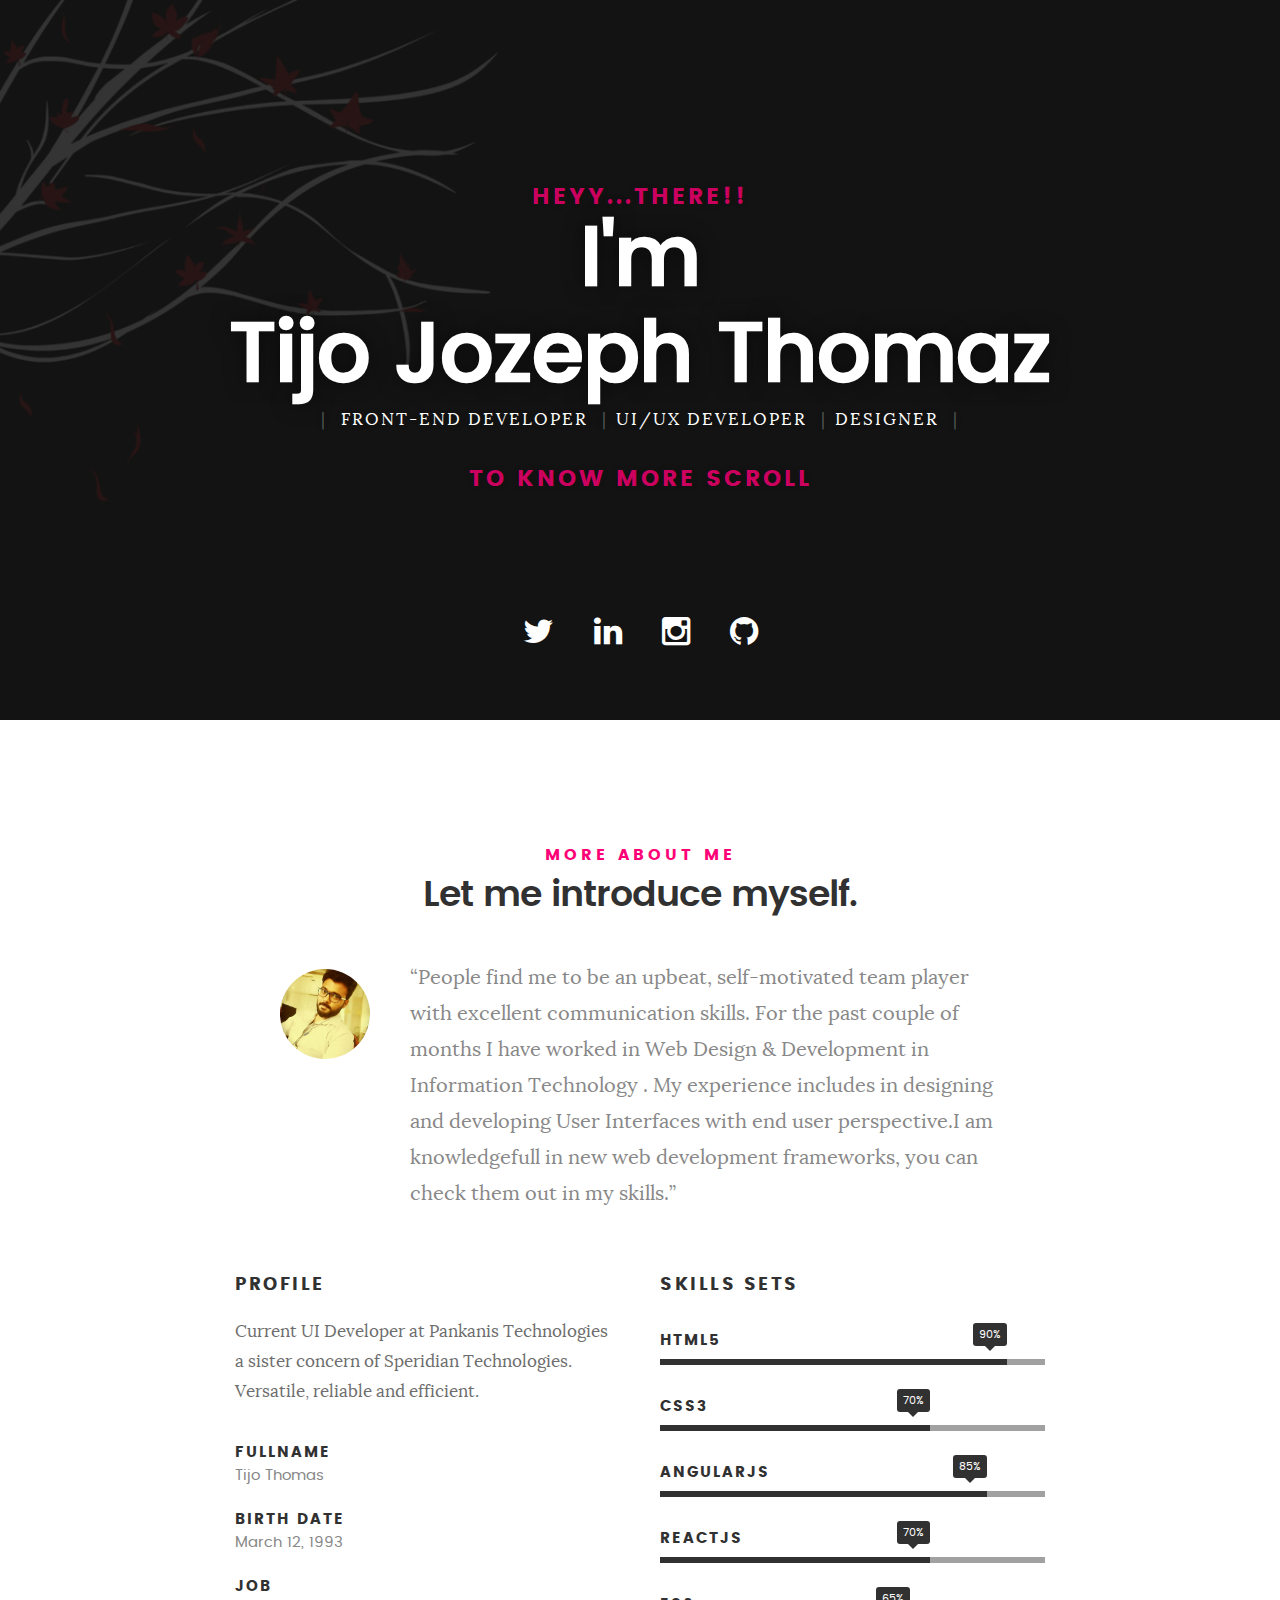
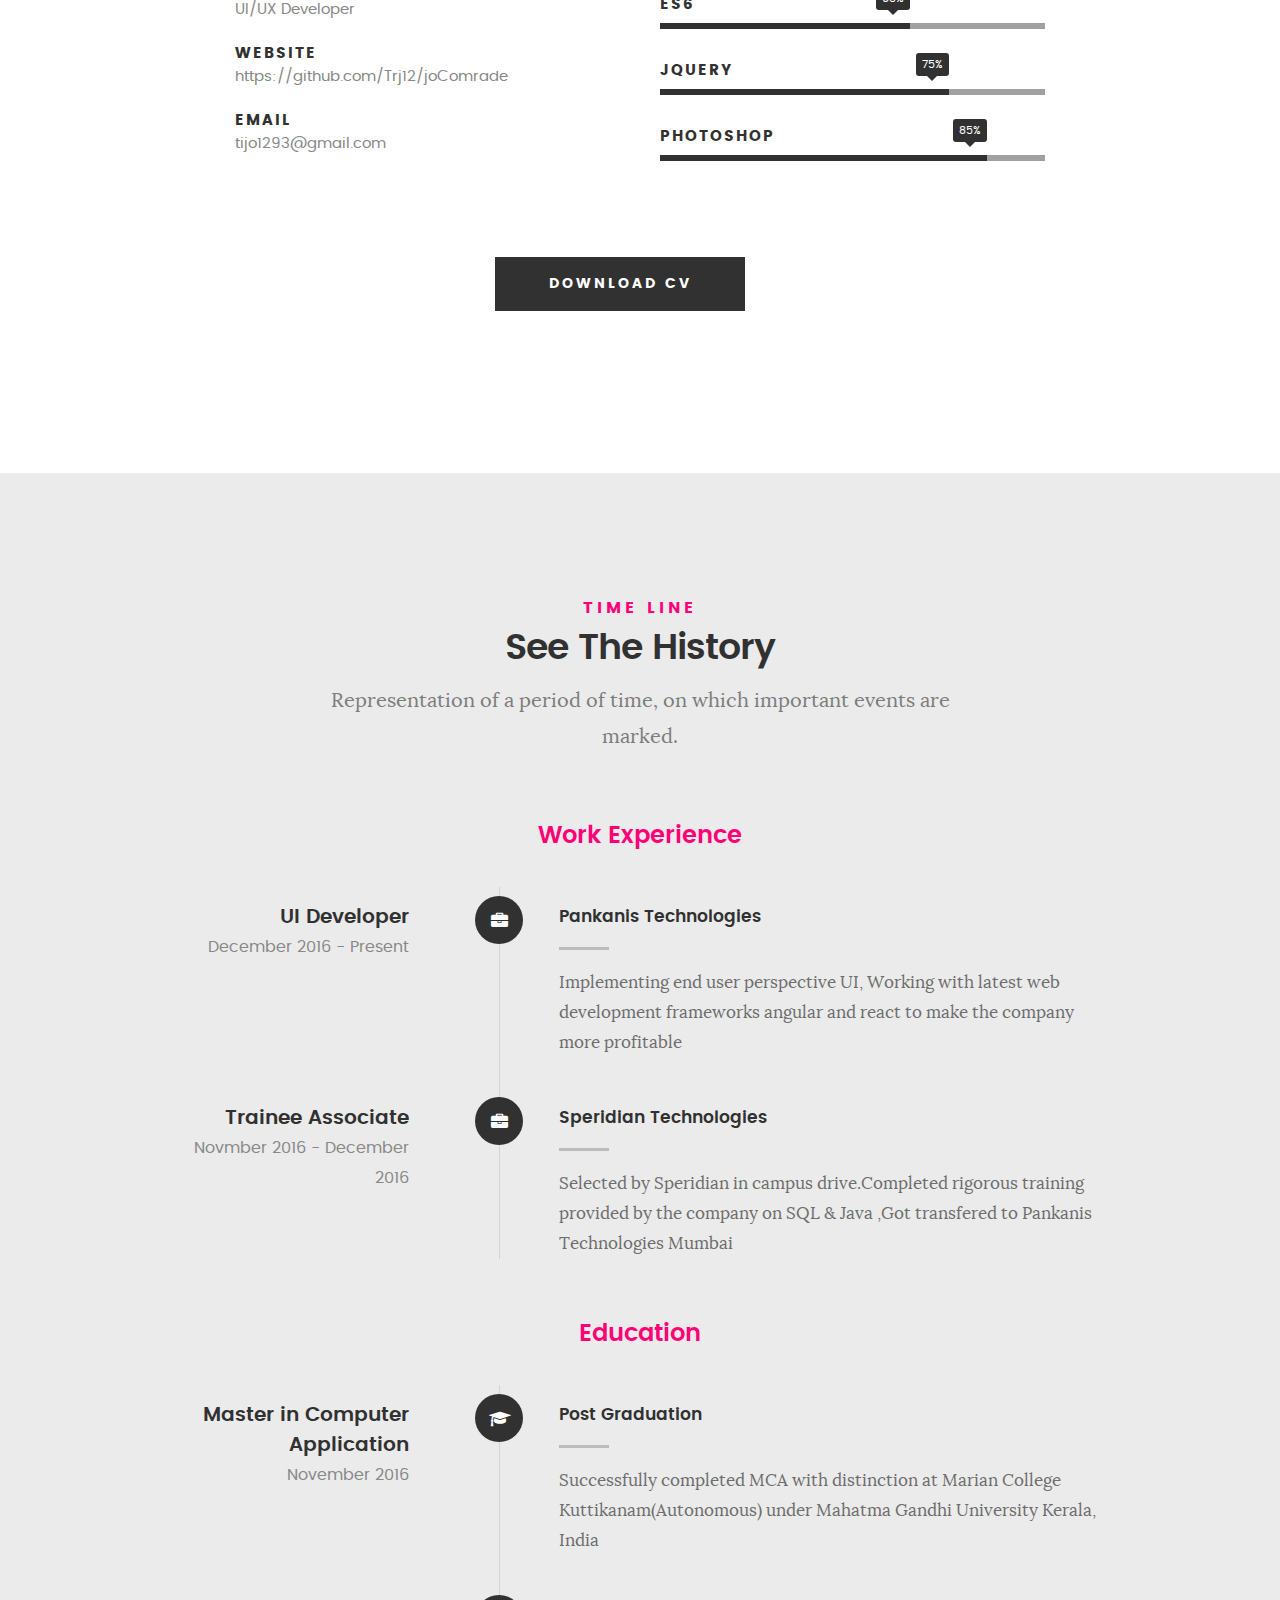
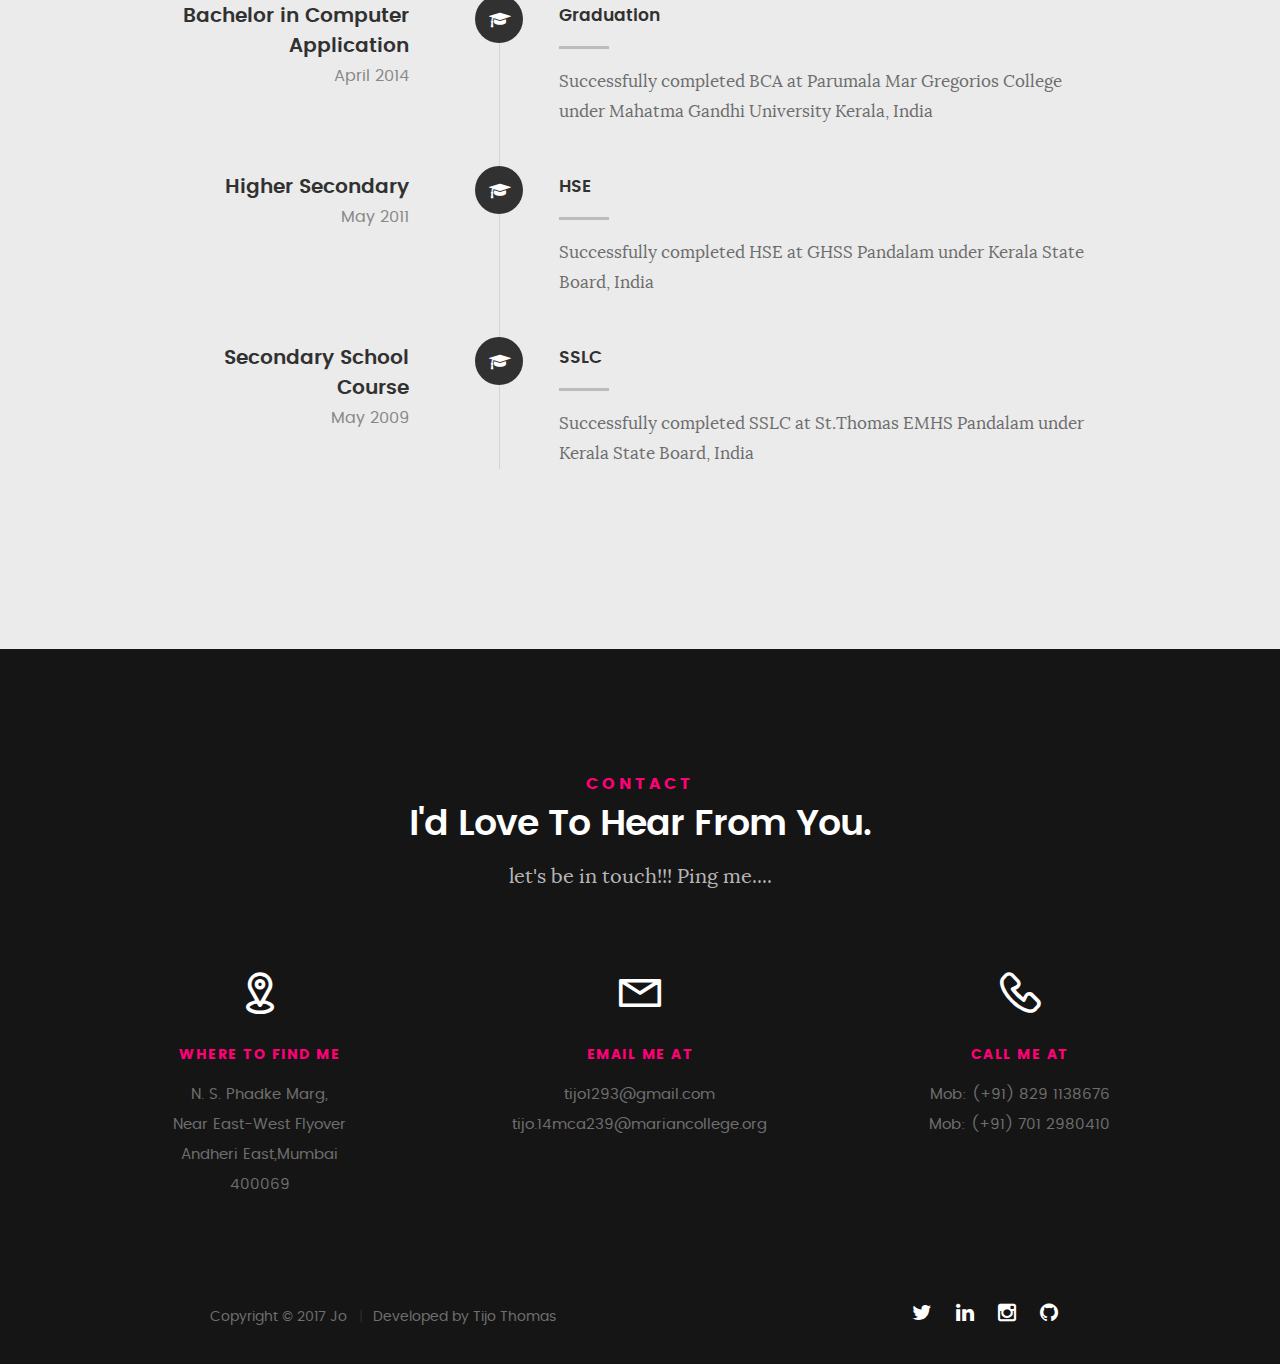
<file: index.html>
<!DOCTYPE html><html lang="en"><head><meta charset="utf-8"><meta name="viewport" content="width=device-width,initial-scale=1,shrink-to-fit=no"><meta name="theme-color" content="#000000"><link rel="manifest" href="/manifest.json"><link rel="shortcut icon" href="/favicon.ico"><link rel="stylesheet" href="/css/base.css"><link rel="stylesheet" href="/css/main.css"><link rel="stylesheet" href="/css/vendor.css"><title>JoComrade</title><link href="/static/css/main.d41d8cd9.css" rel="stylesheet"></head><body><div id="root"></div><script src="js/modernizr.js"></script><script src="js/pace.min.js"></script><script src="js/jquery-2.1.3.min.js"></script><script src="js/plugins.js"></script><script src="js/main.js"></script><script type="text/javascript" src="/static/js/main.dead47c8.js"></script></body></html>
</file>
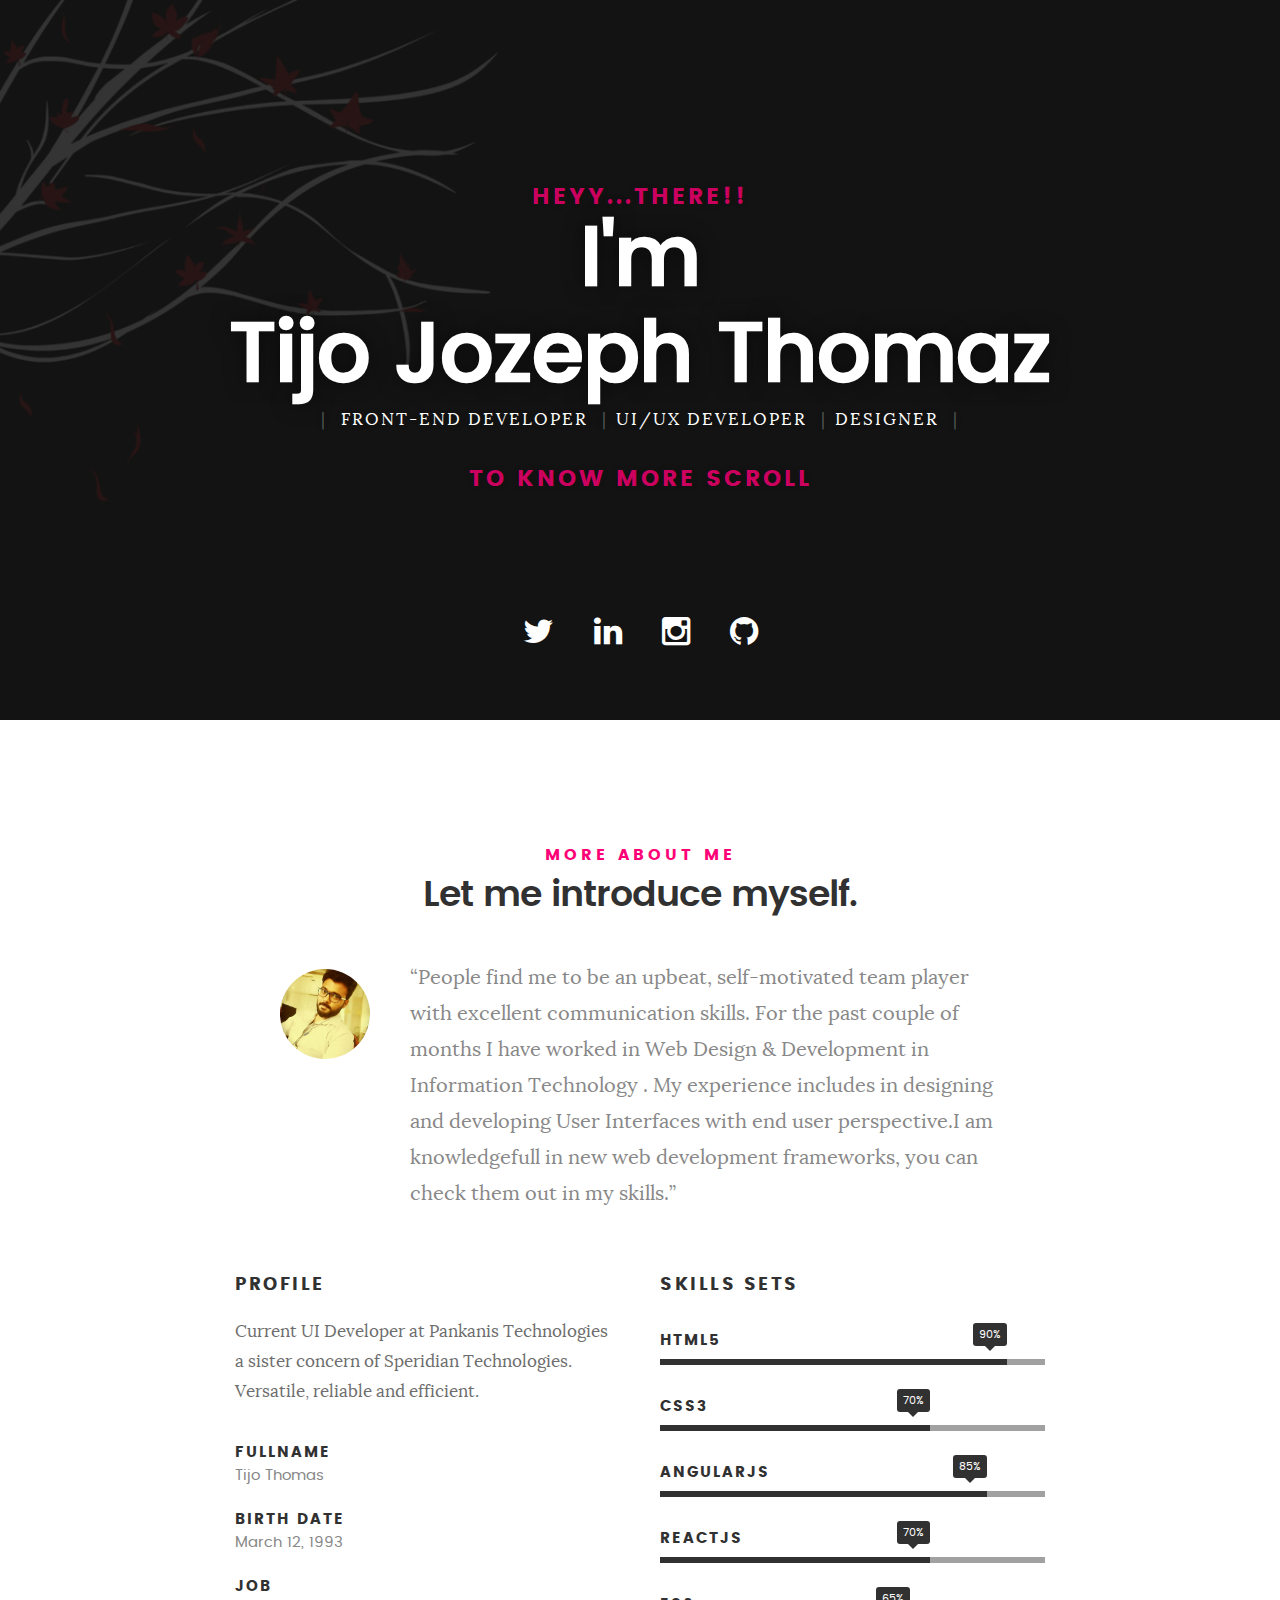
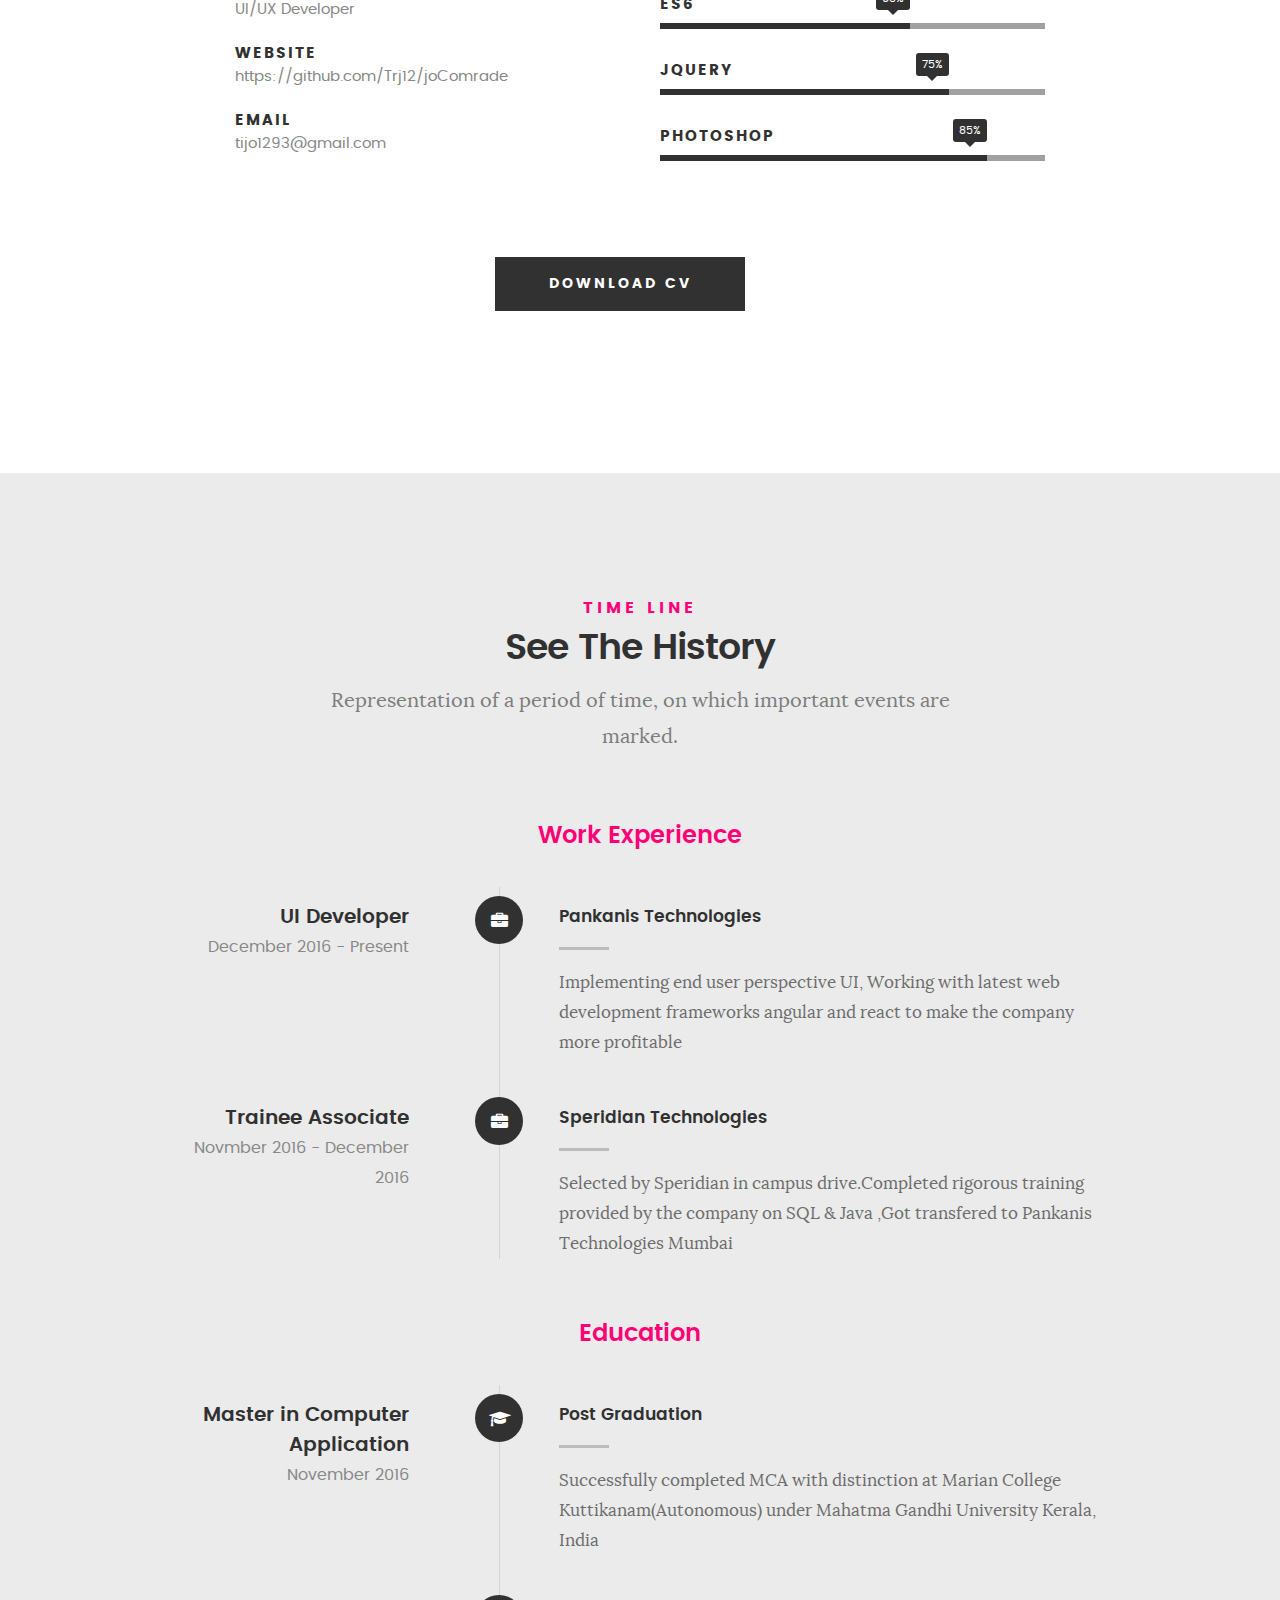
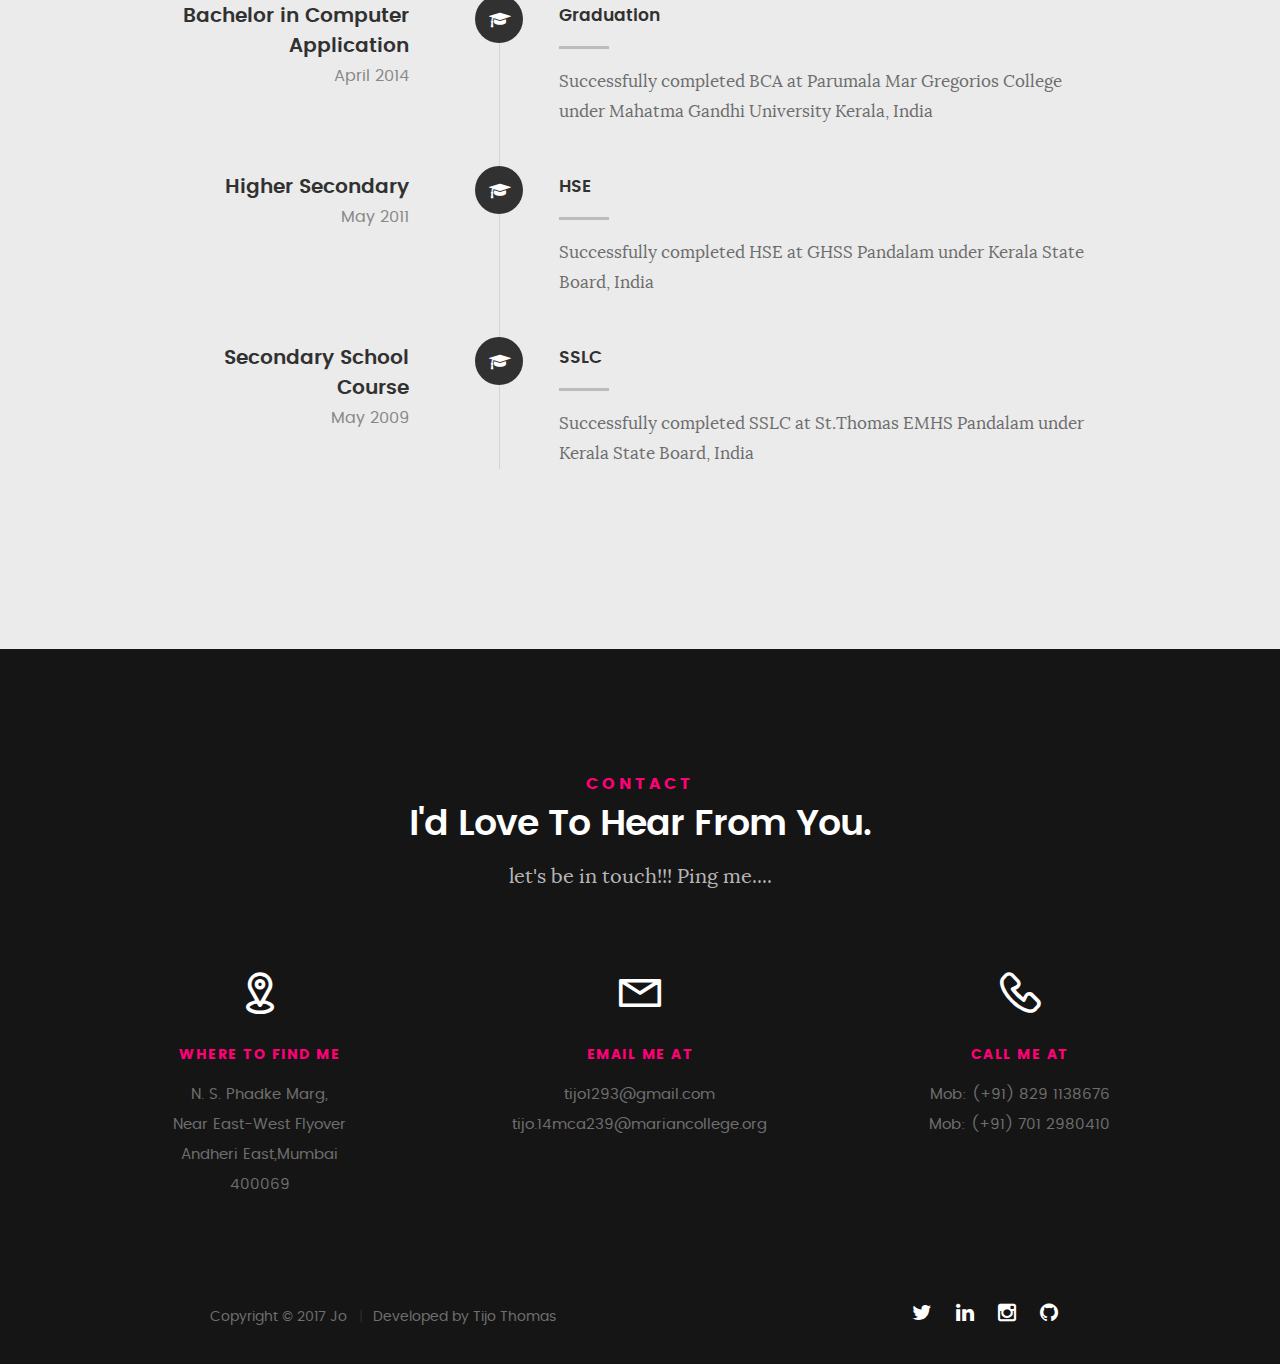
<file: styles.html>
<!DOCTYPE html>
<!--[if IE 8 ]><html class="no-js oldie ie8" lang="en"> <![endif]-->
<!--[if IE 9 ]><html class="no-js oldie ie9" lang="en"> <![endif]-->
<!--[if (gte IE 9)|!(IE)]><!--><html class="no-js" lang="en"> <!--<![endif]-->
<head>

   <!--- basic page needs
   ================================================== -->
   <meta charset="utf-8">
	<title></title>
	<meta name="description" content="">  
	<meta name="author" content="">

   <!-- mobile specific metas
   ================================================== -->
	<meta name="viewport" content="width=device-width, initial-scale=1, maximum-scale=1">

 	<!-- CSS
   ================================================== -->
   <link rel="stylesheet" href="css/base.css">  
   <link rel="stylesheet" href="css/main.css">
   <link rel="stylesheet" href="css/vendor.css">

   <style type="text/css" media="screen">

   	#styles { 
   		background: white;
   		padding-top: 12rem;
   		padding-bottom: 12rem;
   	}
   	#styles .row {
   		max-width: 1024px;
     	}
     	#styles .section-intro {
   		max-width: 800px;
     	}
      	
   </style>       

   <!-- script
   ================================================== -->
	<script src="js/modernizr.js"></script>
	<script src="js/pace.min.js"></script>

   <!-- favicons
	================================================== -->
	<link rel="icon" type="image/png" href="favicon.png">

</head>

<body id="top">

	<!-- header 
   ================================================== -->
   <header>   	
   	<div class="row">

   		<div class="top-bar">
   			<a class="menu-toggle" href="#"><span>Menu</span></a>

	   		<div class="logo">
		         <a href="index.html"></a>
		      </div>		      

		   	<nav id="main-nav-wrap">
					<ul class="main-navigation">
						<li><a href="index.html#intro" title="">Home</a></li>
						<li><a href="index.html#about" title="">About</a></li>
						<li><a href="index.html#resume" title="">Resume</a></li>
						<li><a href="index.html#portfolio" title="">Portfolio</a></li>
						<li><a href="index.html#services" title="">Services</a></li>					
						<li><a class="smoothscroll"  href="#contact" title="">Contact</a></li>	
						<li><a href="styles.html" title="">Style Demo</a></li>				
					</ul>
				</nav>    		
   		</div> <!-- /top-bar --> 
   		
   	</div> <!-- /row --> 		
   </header> <!-- /header -->

	<!-- intro section
   ================================================== -->
   <section id="intro">   

   	<div class="intro-overlay"></div>	

   	<div class="intro-content">
   		<div class="row">

   			<div class="col-twelve">

	   			<h5>Hello, World.</h5>
	   			<h1>I'm Juan Dela Cruz.</h1>

	   			<p class="intro-position">
	   				<span>Front-end Developer</span>
	   				<span>UI/UX Designer</span> 
	   			</p>

	   			<a class="button stroke smoothscroll" href="#about" title="">More About Me</a>

	   		</div>  
   			
   		</div>   		 		
   	</div> <!-- /intro-content --> 

   	<ul class="intro-social">        
         <li><a href="#"><i class="fa fa-facebook"></i></a></li>
         <li><a href="#"><i class="fa fa-behance"></i></a></li>
         <li><a href="#"><i class="fa fa-twitter"></i></a></li>
         <li><a href="#"><i class="fa fa-dribbble"></i></a></li>
         <li><a href="#"><i class="fa fa-instagram"></i></a></li>
      </ul> <!-- /intro-social -->      	

   </section> <!-- /intro -->


   <!-- Style Demo
   ================================================== -->
   <section id="styles">

   	<div class="row section-intro">

   		<div class="col-twelve">

   			<h1>Style Guide.</h1>

   			<p class="lead">Lorem ipsum Officia elit ad tempor dolore est ex incididunt incididunt occaecat culpa deserunt sunt labore in cillum ullamco magna in Excepteur consequat in reprehenderit proident mollit incididunt officia commodo.
   			Duis ea officia sed dolor pariatur enim dolore dolore quis incididunt nulla exercitation commodo veniam et ea incididunt.</p>   			

   		</div>

     	</div> <!-- /row -->

     	<div class="row">

     		<div class="col-six tab-full">

		      <h3>Paragraph and Image</h3>

		      <p><a href="#"><img width="120" height="120" class="pull-left" alt="sample-image" src="images/sample-image.jpg"></a>
		  		Lorem ipsum dolor sit amet, consectetuer adipiscing elit. Donec libero. Suspendisse bibendum.
		  		Cras id urna. Morbi tincidunt, orci ac convallis aliquam, lectus turpis varius lorem, eu
		  		posuere nunc justo tempus leo. Donec mattis, purus nec placerat bibendum, dui pede condimentum
		  		odio, ac blandit ante orci ut diam. Cras fringilla magna. Phasellus suscipit, leo a pharetra
		  		condimentum, lorem tellus eleifend magna, eget fringilla velit magna id neque.
		  		posuere nunc justo tempus leo. </p>

		  		<p>
		  		Lorem ipsum dolor sit amet, consectetuer adipiscing elit. Donec libero. Suspendisse bibendum.
		  		Cras id urna. Morbi tincidunt, orci ac convallis aliquam, lectus turpis varius lorem, eu
		  		posuere nunc justo tempus leo. Donec mattis, purus nec placerat bibendum, dui pede condimentum
		  		odio, ac blandit ante orci ut diam.	
 			   </p>

            <p>A <a href="#">link</a>,
  			   <abbr title="this really isn't a very good description">abbreviation</abbr>,
  			   <strong>strong text</strong>,
            <em>em text</em>,
  			   <del>deleted text</del>, and
            <mark>this is a mark text.</mark>
            <code>.code</code>
          	</p>

         </div>

         <div class="col-six tab-full">

            <h3>Drop Caps</h3>

	         <p class="drop-cap">Far far away, behind the word mountains, far from the countries Vokalia and Consonantia,
	         there live the blind texts. Separated they live in Bookmarksgrove right at the coast of the
	         Semantics, a large language ocean. A small river named Duden flows by their place and supplies it with the necessary regelialia. Morbi tincidunt, orci ac convallis aliquam, lectus turpis varius lorem, eu	posuere nunc justo tempus leo. Donec mattis, purus nec placerat bibendum, dui pede condimentum odio, ac blandit ante orci ut diam. Cras fringilla magna. Phasellus suscipit, leo a pharetra condimentum, lorem tellus eleifend magna, eget fringilla velit magna id neque.
		  		</p>

		      <h3>Small Print</h3>

		      <p>Buy one widget, get one free!
		  		<small>(While supplies last. Offer expires on the vernal equinox. Not valid in Ohio.)</small>
		  		</p>

		   </div>	         

		</div> <!-- /row -->

		<div class="row">

		  	<div class="col-six tab-full">

		      <h3>Pull Quotes</h3>

		      <aside class="pull-quote">
				   <blockquote>
					   <p>It is a paradisematic country, in which roasted parts of
		            sentences fly into your mouth. Even the all-powerful Pointing has no control about the blind
		            texts it is an almost unorthographic life One day however a small line of blind text by the name
		            of Lorem Ipsum decided to leave for the far World of Grammar.</p>
					</blockquote>
				</aside>

		   </div>

		   <div class="col-six tab-full">

		      <h3>Block Quotes</h3>

		      <blockquote cite="http://where-i-got-my-info-from.com">
				   <p>Your work is going to fill a large part of your life, and the only way to be truly satisfied is
		         to do what you believe is great work. And the only way to do great work is to love what you do.
		         If you haven't found it yet, keep looking. Don't settle. As with all matters of the heart, you'll know when you find it.
		         </p>
		
					<cite>
					   <a href="#">Steve Jobs</a>
					</cite>
			   </blockquote>

		      <blockquote>
		         <p>Good design is as little design as possible.</p>
		         <cite>Dieter Rams</cite>
		      </blockquote>

		   </div>

		</div> <!-- /row -->

		<div class="row half-bottom">

		 	<div class="col-six tab-full">

		      <h3>Example Lists</h3>

		      <ol>
				   <li>Here is an example</li>
				   <li>of an ordered list.</li>
				   <li>A parent list item.
				   	<ul>
				   		<li>one</li>
				   		<li>two</li>
				   		<li>three</li>
				   	</ul>
				   </li>
				   <li>A list item.</li>
			   </ol>

		      <ul class="disc">
				   <li>Here is an example</li>
				   <li>of an unordered list.</li>
			   </ul>	

			   <h3>Definition Lists</h3>	            

		      <h5>a) Multi-line Definitions (default)</h5>

		      <dl>
				   <dt><strong>This is a term</strong></dt>
				      <dd>this is the definition of that term, which both live in a <code>dl</code>.</dd>
				   <dt><strong>Another Term</strong></dt>
				      <dd>And it gets a definition too, which is this line</dd>
				      <dd>This is a 2<sup>nd</sup> definition for a single term. A <code>dt</code> may be followed by multiple <code>dd</code>s.</dd>
			   </dl>

		   </div>

		   <div class="col-six tab-full">		                  

		      <h3>Headers</h3>

		      <h1>H1 Heading</h1>
		      <h2>H2 Heading</h2>
		      <h3>H3 Heading</h3>
		      <h4>H4 Heading</h4>
		      <h5>H5 Heading</h5>
		      <h6>H6 Heading</h6>

		      <h3>Buttons</h3>

		    	<p>
		     		<a class="button button-primary full-width" href="#">Primary Button</a>
		     		<a class="button full-width" href="#">Default Button</a>
		     		<a class="button stroke full-width" href="#">Stroke Button</a>
		     	</p>

		   </div>

		</div> <!-- /row -->

		<div class="row">

		   <div class="col-twelve">

		    	<h3>Stats Tabs</h3>

		      <ul class="stats-tabs">
				   <li><a href="#">1,234 <em>Sasuke</em></a></li>
				   <li><a href="#">567 <em>Hinata</em></a></li>
				   <li><a href="#">23,456 <em>Naruto</em></a></li>
				   <li><a href="#">3,456 <em>Kiba</em></a></li>
				   <li><a href="#">456 <em>Shikamaru</em></a></li>
				   <li><a href="#">26 <em>Sakura</em></a></li>
				</ul>	      		

		   </div>	      	

		</div> <!-- /row -->

		<div class="row half-bottom">

      	<div class="col-six tab-full">

      		<h3>Responsive Image</h3>

      		<p><img src="images/portfolio/modals/m-lighthouse.jpg"></p>

      	</div>

      	<div class="col-six tab-full">

      		<h3>Responsive video</h3>

      		<div class="fluid-video-wrapper">
                  <iframe src="http://player.vimeo.com/video/14592941?title=0&amp;byline=0&amp;portrait=0&amp;color=F64B39" width="500" height="281" frameborder="0" webkitallowfullscreen mozallowfullscreen allowfullscreen></iframe> 
            </div>

      	</div>
      	
      </div> <!-- /row -->

      <div class="row add-bottom">

      	<div class="col-twelve">

      		<h3>Tables</h3>
      		<p>Be sure to use properly formed table markup with <code>&lt;thead&gt;</code> and <code>&lt;tbody&gt;</code> when building a <code>table</code>.</p>

      		<div class="table-responsive">

      			<table>
					  <thead>
					    <tr>
					      <th>Name</th>
					      <th>Age</th>
					      <th>Sex</th>
					      <th>Location</th>					    
					    </tr>
					  </thead>
					  <tbody>
					    <tr>
					      <td>Naruto Uzumaki</td>
					      <td>16</td>
					      <td>Male</td>
					      <td>Konoha</td>					    
					    </tr>
					    <tr>
					      <td>Sakura Haruno</td>
					      <td>16</td>
					      <td>Female</td>
					      <td>Konoha</td>			    
					    </tr>
					  </tbody>
					</table>

      		</div>     		

      	</div>
      	
      </div> <!--row -->

      <div class="row">

		   <div class="col-six tab-full">

		      <h3>Form Styles</h3>

		         <form>
			        	<div>
			         	<label for="sampleInput">Your email</label>
			         	<input class="full-width" type="email" placeholder="test@mailbox.com" id="sampleInput">
			         </div>
			         <div>
			         	<label for="sampleRecipientInput">Reason for contacting</label>
			         	<div class="ss-custom-select">
			         		<select class="full-width" id="sampleRecipientInput">
				           		<option value="Option 1">Questions</option>
				           		<option value="Option 2">Report</option>
				           		<option value="Option 3">Others</option>
				         	</select>
			         	</div>			         	
			         </div>
			       
			       	<label for="exampleMessage">Message</label>
			       	<textarea class="full-width" placeholder="Your message" id="exampleMessage"></textarea>

			        	<label class="add-bottom">
			           	<input type="checkbox">			            
			           	<span class="label-text">Send a copy to yourself</span>
			        	</label>
			       
			        	<input class="button-primary" type="submit" value="Submit">

			      </form>	            

		      </div>

		      <div class="col-six tab-full">

		      		<h3>Skill Bars</h3>

		      		<ul class="skill-bars">
						   <li>
						   	<div class="progress percent90"><span>90%</span></div>
						   	<strong>HTML5</strong>
						   </li>
						   <li>
						   	<div class="progress percent85"><span>85%</span></div>
						   	<strong>CSS3</strong>
						   </li>
						   <li>
						   	<div class="progress percent70"><span>70%</span></div>
						   	<strong>JQuery</strong>
						   </li>
						   <li>
						   	<div class="progress percent95"><span>95%</span></div>
						   	<strong>PHP</strong>
						   </li>
						   <li>

						   	<div class="progress percent75"><span>75%</span></div>
						   	<strong>Wordpress</strong>
						   </li>
		      
						</ul> <!-- /skill-bars -->

			        
			        <h3>Alert Boxes</h3> 
			        
			        <div class="alert-box ss-error hideit">
				        <p>Error Message. Your Message Goes Here.</p>
				        <i class="fa fa-times close"></i>
			        </div><!-- /error -->
			        
			        <div class="alert-box ss-success hideit">
				        <p>Success Message. Your Message Goes Here.</p>
				        <i class="fa fa-times close"></i>
			        </div><!-- /success -->
			        
			        <div class="alert-box ss-info hideit">
				         <p>Info Message. Your Message Goes Here.</p>
				        <i class="fa fa-times close"></i>
			        </div><!-- /info -->
			        
			        <div class="alert-box ss-notice hideit">
				        <p>Notice Message. Your Message Goes Here.</p>
				        <i class="fa fa-times close"></i>
			        </div><!-- /notice -->
			        
			  </div>	         

		</div> <!-- /row -->
		   	
   </section> <!--styles -->	

	
   <!-- contact
   ================================================== -->
	<section id="contact">

		<div class="row section-intro">
   		<div class="col-twelve">

   			<h5>Contact</h5>
   			<h1>I'd Love To Hear From You.</h1>

   			<p class="lead">Lorem ipsum Do commodo in proident enim in dolor cupidatat adipisicing dolore officia nisi aliqua incididunt Ut veniam lorem ipsum Consectetur ut in in eu do.</p>

   		</div> 
   	</div> <!-- /section-intro -->

   	<div class="row contact-form">

   		<div class="col-twelve">

            <!-- form -->
            <form name="contactForm" id="contactForm" method="post" action="">
      			<fieldset>

                  <div class="form-field">
 						   <input name="contactName" type="text" id="contactName" placeholder="Name" value="" minlength="2" required="">
                  </div>
                  <div class="form-field">
	      			   <input name="contactEmail" type="email" id="contactEmail" placeholder="Email" value="" required="">
	               </div>
                  <div class="form-field">
	     				   <input name="contactSubject" type="text" id="contactSubject" placeholder="Subject" value="">
	               </div>                       
                  <div class="form-field">
	                 	<textarea name="contactMessage" id="contactMessage" placeholder="message" rows="10" cols="50" required=""></textarea>
	               </div>                      
                 <div class="form-field">
                     <button class="submitform">Submit</button>
                     <div id="submit-loader">
                        <div class="text-loader">Sending...</div>                             
       				      <div class="s-loader">
								  	<div class="bounce1"></div>
								  	<div class="bounce2"></div>
								  	<div class="bounce3"></div>
								</div>
							</div>
                  </div>

      			</fieldset>
      		</form> <!-- Form End -->

            <!-- contact-warning -->
            <div id="message-warning"></div>            
            <!-- contact-success -->
      		<div id="message-success">
               <i class="fa fa-check"></i>Your message was sent, thank you!<br>
      		</div>

         </div> <!-- /col-twelve -->
   		
   	</div> <!-- /contact-form -->

   	<div class="row contact-info">

   		<div class="col-four tab-full">

   			<div class="icon">
   				<i class="icon-pin"></i>
   			</div>

   			<h5>Where to find me</h5>

   			<p>
            1600 Amphitheatre Parkway<br>
            Mountain View, CA<br>
            94043 US
            </p>

   		</div>

   		<div class="col-four tab-full collapse">

   			<div class="icon">
   				<i class="icon-mail"></i>
   			</div>

   			<h5>Email Me At</h5>

   			<p>someone@kardswebsite.com<br>
			   	info@kardswebsite.com			     
			   </p>

   		</div>

   		<div class="col-four tab-full">

   			<div class="icon">
   				<i class="icon-phone"></i>
   			</div>

   			<h5>Call Me At</h5>

   			<p>Phone: (+63) 555 1212<br>
			   	Mobile: (+63) 555 0100<br>
			     	Fax: (+63) 555 0101
			   </p>

   		</div>
   		
   	</div> <!-- /contact-info -->
		
	</section> <!-- /contact -->


   <!-- footer
   ================================================== -->

   <footer>
     	<div class="row">

     		<div class="col-six tab-full pull-right social">

     			<ul class="footer-social">        
			      <li><a href="#"><i class="fa fa-facebook"></i></a></li>
			      <li><a href="#"><i class="fa fa-behance"></i></a></li>
			      <li><a href="#"><i class="fa fa-twitter"></i></a></li>
			      <li><a href="#"><i class="fa fa-dribbble"></i></a></li>
			      <li><a href="#"><i class="fa fa-instagram"></i></a></li>
			   </ul> 
	      		
	      </div>

      	<div class="col-six tab-full">
	      	<div class="copyright">
		        	<span>© Copyright Kards 2016.</span> 
		        	<span>Design by <a href="http://www.styleshout.com/">styleshout</a></span>	         	
		         </div>		                  
	      	</div>

	      	<div id="go-top">
		         <a class="smoothscroll" title="Back to Top" href="#top"><i class="fa fa-long-arrow-up"></i></a>
		      </div>

      	</div> <!-- /row -->     	
   </footer>    

   <div id="preloader"> 
    	<div id="loader"></div>
   </div> 

   <!-- Java Script
   ================================================== --> 
   <script src="js/jquery-2.1.3.min.js"></script>
   <script src="js/plugins.js"></script>
   <script src="js/main.js"></script>

</body>

</html>
</file>
<file: css/base.css>
/**
 * =================================================================== 
 *
 *  Kards v1.0 Base Stylesheet
 *  url: styleshout.com
 *  03-01-2016
 *  ------------------------------------------------------------------
 *  TOC:
 *  01. reset
 *  02. basic/base setup styles
 *  03. grid
 *  04. MISC
 *
 * =================================================================== 
 */

/** 
 * ===================================================================
 * 01. reset - normalize.css v3.0.2 | MIT License | git.io/normalize
 *
 * ------------------------------------------------------------------- 
 */
html {
	font-family: sans-serif;
	-ms-text-size-adjust: 100%;
	-webkit-text-size-adjust: 100%;
}

body {
	margin: 0;
}

article,
aside,
details,
figcaption,
figure,
footer,
header,
hgroup,
main,
menu,
nav,
section,
summary {
	display: block;
}

audio,
canvas,
progress,
video {
	display: inline-block;
	vertical-align: baseline;
}

audio:not([controls]) {
	display: none;
	height: 0;
}

[hidden],
template {
	display: none;
}

a {
	background: transparent;
}

a:active,
a:hover {
	outline: 0;
}

abbr[title] {
	border-bottom: 1px dotted;
}

b,
strong {
	font-weight: bold;
}

dfn {
	font-style: italic;
}

h1 {
	font-size: 2em;
	margin: 0.67em 0;
}

mark {
	background: #ff0;
	color: #000;
}

small {
	font-size: 80%;
}

sub,
sup {
	font-size: 75%;
	line-height: 0;
	position: relative;
	vertical-align: baseline;
}

sup {
	top: -0.5em;
}

sub {
	bottom: -0.25em;
}

img {
	border: 0;
}

svg:not(:root) {
	overflow: hidden;
}

figure {
	margin: 1em 40px;
}

hr {
	-moz-box-sizing: content-box;
	box-sizing: content-box;
	height: 0;
}

pre {
	overflow: auto;
}

code,
kbd,
pre,
samp {
	font-family: monospace, monospace;
	font-size: 1em;
}

button,
input,
optgroup,
select,
textarea {
	color: inherit;
	font: inherit;
	margin: 0;
}

button {
	overflow: visible;
}

button,
select {
	text-transform: none;
}

button,
html input[type="button"],
input[type="reset"],
input[type="submit"] {
	-webkit-appearance: button;
	cursor: pointer;
}

button[disabled],
html input[disabled] {
	cursor: default;
}

button::-moz-focus-inner,
input::-moz-focus-inner {
	border: 0;
	padding: 0;
}

input {
	line-height: normal;
}

input[type="checkbox"],
input[type="radio"] {
	box-sizing: border-box;
	padding: 0;
}

input[type="number"]::-webkit-inner-spin-button,
input[type="number"]::-webkit-outer-spin-button {
	height: auto;
}

input[type="search"] {
	-webkit-appearance: textfield;
	-moz-box-sizing: content-box;
	-webkit-box-sizing: content-box;
	box-sizing: content-box;
}

input[type="search"]::-webkit-search-cancel-button,
input[type="search"]::-webkit-search-decoration {
	-webkit-appearance: none;
}

fieldset {
	border: 1px solid #c0c0c0;
	margin: 0 2px;
	padding: 0.35em 0.625em 0.75em;
}

legend {
	border: 0;
	padding: 0;
}

textarea {
	overflow: auto;
}

optgroup {
	font-weight: bold;
}

table {
	border-collapse: collapse;
	border-spacing: 0;
}

td,
th {
	padding: 0;
}

/** 
 * ===================================================================
 * 02. basic/base setup styles - (_basic.scss)
 *
 * ------------------------------------------------------------------- 
 */
html {
	font-size: 62.5%;
	box-sizing: border-box;
}

*,
*::before,
*::after {
	box-sizing: inherit;
}

body {
	font-weight: normal;
	line-height: 1;
	text-rendering: optimizeLegibility;
	word-wrap: break-word;
	-webkit-overflow-scrolling: touch;
	-webkit-text-size-adjust: none;
}

body,
input,
button {
	-moz-osx-font-smoothing: grayscale;
	-webkit-font-smoothing: antialiased;
}

/**
 * Media - (_basic.scss)
 * ------------------------------------------------------------------- 
 */
img,
video {
	max-width: 100%;
	height: auto;
}

/**
 * Typography resets - (_basic.scss)
 * ------------------------------------------------------------------- 
 */
div,
dl,
dt,
dd,
ul,
ol,
li,
h1,
h2,
h3,
h4,
h5,
h6,
pre,
form,
p,
blockquote,
th,
td {
	margin: 0;
	padding: 0;
}

h1,
h2,
h3,
h4,
h5,
h6 {
	-webkit-font-variant-ligatures: common-ligatures;
	-moz-font-variant-ligatures: common-ligatures;
	font-variant-ligatures: common-ligatures;
	text-rendering: optimizeLegibility;
}

em,
i {
	font-style: italic;
	line-height: inherit;
}

strong,
b {
	font-weight: bold;
	line-height: inherit;
}

small {
	font-size: 60%;
	line-height: inherit;
}

ol,
ul {
	list-style: none;
}

li {
	display: block;
}

/**
 * links - (_basic.scss)
 * ------------------------------------------------------------------- 
 */
a {
	text-decoration: none;
	line-height: inherit;
}

a img {
	border: none;
}

/**
 * inputs - (_basic.scss)
 * ------------------------------------------------------------------- 
 */
fieldset {
	margin: 0;
	padding: 0;
}

input[type="email"],
input[type="number"],
input[type="search"],
input[type="text"],
input[type="tel"],
input[type="url"],
input[type="password"],
textarea {
	-webkit-appearance: none;
	-moz-appearance: none;
	-ms-appearance: none;
	-o-appearance: none;
	appearance: none;
}

/** 
 * ===================================================================
 * 03. grid - (_grid.scss)
 *
 * ------------------------------------------------------------------- 
 */
.row {
	width: 94%;
	max-width: 1140px;
	margin: 0 auto;
}

.row:before,
.row:after {
	content: "";
	display: table;
}

.row:after {
	clear: both;
}

.row .row {
	width: auto;
	max-width: none;
	margin-left: -20px;
	margin-right: -20px;
}

[class*="col-"],
.bgrid {
	float: left;
}

[class*="col-"] + [class*="col-"].end {
	float: right;
}

[class*="col-"] {
	padding: 0 20px;
}

.col-one {
	width: 8.33333%;
}

.col-two,
.col-1-6 {
	width: 16.66667%;
}

.col-three,
.col-1-4 {
	width: 25%;
}

.col-four,
.col-1-3 {
	width: 33.33333%;
}

.col-five {
	width: 41.66667%;
}

.col-six,
.col-1-2 {
	width: 50%;
}

.col-seven {
	width: 58.33333%;
}

.col-eight,
.col-2-3 {
	width: 66.66667%;
}

.col-nine,
.col-3-4 {
	width: 75%;
}

.col-ten,
.col-5-6 {
	width: 83.33333%;
}

.col-eleven {
	width: 91.66667%;
}

.col-twelve,
.col-full {
	width: 100%;
}

/**
 * small screens - (_grid.scss)
 * --------------------------------------------------------------- 
 */
@media screen and (max-width:1024px) {
	.row .row {
		margin-left: -18px;
		margin-right: -18px;
	}

	[class*="col-"] {
		padding: 0 18px;
	}

}

/**
 * tablets - (_grid.scss)
 * --------------------------------------------------------------- 
 */
@media screen and (max-width:768px) {
	.row {
		width: auto;
		padding-left: 30px;
		padding-right: 30px;
	}

	.row .row {
		padding-left: 0;
		padding-right: 0;
		margin-left: -15px;
		margin-right: -15px;
	}

	[class*="col-"] {
		padding: 0 15px;
	}

	.tab-1-4 {
		width: 25%;
	}

	.tab-1-3 {
		width: 33.33333%;
	}

	.tab-1-2 {
		width: 50%;
	}

	.tab-2-3 {
		width: 66.66667%;
	}

	.tab-3-4 {
		width: 75%;
	}

	.tab-full {
		width: 100%;
	}

}

/**
 * large mobile devices - (_grid.scss)
 * --------------------------------------------------------------- 
 */
@media screen and (max-width:600px) {
	.row {
		padding-left: 25px;
		padding-right: 25px;
	}

	.row .row {
		margin-left: -10px;
		margin-right: -10px;
	}

	[class*="col-"] {
		padding: 0 10px;
	}

	.mob-1-4 {
		width: 25%;
	}

	.mob-1-2 {
		width: 50%;
	}

	.mob-3-4 {
		width: 75%;
	}

	.mob-full {
		width: 100%;
	}

}

/**
 * small mobile devices - (_grid.scss)
 * --------------------------------------------------------------- 
 */
@media screen and (max-width:400px) {
	.row .row {
		padding-left: 0;
		padding-right: 0;
		margin-left: 0;
		margin-right: 0;
	}

	[class*="col-"] {
		width: 100% !important;
		float: none !important;
		clear: both !important;
		margin-left: 0;
		margin-right: 0;
		padding: 0;
	}

	[class*="col-"] + [class*="col-"].end {
		float: none;
	}

}

/** 
 * ===================================================================
 * block grids - (_grid.scss)
 *
 * ------------------------------------------------------------------- 
 */
[class*="block-"]:before,
[class*="block-"]:after {
	content: "";
	display: table;
}

[class*="block-"]:after {
	clear: both;
}

.block-1-6 .bgrid {
	width: 16.66667%;
}

.block-1-4 .bgrid {
	width: 25%;
}

.block-1-3 .bgrid {
	width: 33.33333%;
}

.block-1-2 .bgrid {
	width: 50%;
}

/**
 * Clearing for block grid columns. Allow columns with 
 * different heights to align properly.
 */
.block-1-6 .bgrid:nth-child(6n+1),
.block-1-4 .bgrid:nth-child(4n+1),
.block-1-3 .bgrid:nth-child(3n+1),
.block-1-2 .bgrid:nth-child(2n+1) {
	clear: both;
}

/**
 * small screens - (_grid.scss)
 * --------------------------------------------------------------- 
 */
@media screen and (max-width:1024px) {
	.block-s-1-6 .bgrid {
		width: 16.66667%;
	}

	.block-s-1-4 .bgrid {
		width: 25%;
	}

	.block-s-1-3 .bgrid {
		width: 33.33333%;
	}

	.block-s-1-2 .bgrid {
		width: 50%;
	}

	.block-s-full .bgrid {
		width: 100%;
		clear: both;
	}

	[class*="block-s-"] .bgrid:nth-child(n) {
		clear: none;
	}

	.block-s-1-6 .bgrid:nth-child(6n+1),
	.block-s-1-4 .bgrid:nth-child(4n+1),
	.block-s-1-3 .bgrid:nth-child(3n+1),
	.block-s-1-2 .bgrid:nth-child(2n+1) {
		clear: both;
	}

}

/**
 * tablets - (_grid.scss)
 * --------------------------------------------------------------- 
 */
@media screen and (max-width:768px) {
	.block-tab-1-6 .bgrid {
		width: 16.66667%;
	}

	.block-tab-1-4 .bgrid {
		width: 25%;
	}

	.block-tab-1-3 .bgrid {
		width: 33.33333%;
	}

	.block-tab-1-2 .bgrid {
		width: 50%;
	}

	.block-tab-full .bgrid {
		width: 100%;
		clear: both;
	}

	[class*="block-tab-"] .bgrid:nth-child(n) {
		clear: none;
	}

	.block-tab-1-6 .bgrid:nth-child(6n+1),
	.block-tab-1-4 .bgrid:nth-child(4n+1),
	.block-tab-1-3 .bgrid:nth-child(3n+1),
	.block-tab-1-2 .bgrid:nth-child(2n+1) {
		clear: both;
	}

}

/**
 * large mobile devices - (_grid.scss)
 * --------------------------------------------------------------- 
 */
@media screen and (max-width:600px) {
	.block-mob-1-6 .bgrid {
		width: 16.66667%;
	}

	.block-mob-1-4 .bgrid {
		width: 25%;
	}

	.block-mob-1-3 .bgrid {
		width: 33.33333%;
	}

	.block-mob-1-2 .bgrid {
		width: 50%;
	}

	.block-mob-full .bgrid {
		width: 100%;
		clear: both;
	}

	[class*="block-mob-"] .bgrid:nth-child(n) {
		clear: none;
	}

	.block-mob-1-6 .bgrid:nth-child(6n+1),
	.block-mob-1-4 .bgrid:nth-child(4n+1),
	.block-mob-1-3 .bgrid:nth-child(3n+1),
	.block-mob-1-2 .bgrid:nth-child(2n+1) {
		clear: both;
	}

}

/**
 * stack on small mobile devices - (_grid.scss)
 * --------------------------------------------------------------- 
 */
@media screen and (max-width:400px) {
	.stack .bgrid {
		width: 100% !important;
		float: none !important;
		clear: both !important;
		margin-left: 0;
		margin-right: 0;
	}

}

/** 
 * ===================================================================
 * 04. MISC  - (_grid.scss)
 *
 * ------------------------------------------------------------------- 
 */

/**
 * Clearing - (http://nicolasgallagher.com/micro-clearfix-hack/
 */
.group:before,
.group:after {
	content: "";
	display: table;
}

.group:after {
	clear: both;
}

/**
 * Misc Helper Styles 
 */
.hide {
	display: none;
}

.invisible {
	visibility: hidden;
}

.antialiased {
	-webkit-font-smoothing: antialiased;
	-moz-osx-font-smoothing: grayscale;
}

.remove-bottom {
	margin-bottom: 0;
}

.half-bottom {
	margin-bottom: 1.5rem !important;
}

.add-bottom {
	margin-bottom: 3rem !important;
}

.no-border {
	border: none;
}

.full-width {
	width: 100%;
}

.text-center {
	text-align: center;
}

.text-left {
	text-align: left;
}

.text-right {
	text-align: right;
}

.pull-left {
	float: left;
}

.pull-right {
	float: right;
}

.align-center {
	margin-left: auto;
	margin-right: auto;
	text-align: center;
}

/*# sourceMappingURL=base.css.map */
</file>
<file: css/main.css>
/**
 * =================================================================== 
 *
 *  Kards v1.0 Main Stylesheet
 *  url: styleshout.com
 *  03-01-2016
 *  ------------------------------------------------------------------
 *  TOC:
 *  01. webfonts and iconfonts
 *  02. base style overrides
 *  03. typography & general theme styles
 *  04. preloader
 *  05. forms
 *  06. buttons 
 *  07. other components
 *  08. common styles
 *  09. header styles
 *  10. intro
 *  11. about
 *  12. resume
 *  13. portfolio
 *  14. call-to-action section
 *  15. services
 *  16. stats
 *  17. contact
 *  18. footer
 *
 * =================================================================== 
 */


/** 
 * ===================================================================
 * 01. webfonts and iconfonts - (_document-setup.scss)
 *
 * ------------------------------------------------------------------- 
 */
@import url("fonts.css");
@import url("font-awesome/css/font-awesome.min.css");
@import url("micons/micons.css");


/** 
 * ===================================================================
 * 02. base style overrides - (_document-setup.scss)
 *
 * ------------------------------------------------------------------- 
 */
html {
	font-size: 10px;
}

@media only screen and (max-width:1024px) {
	html {
		font-size: 9.411764705882353px;
	}
}
@media only screen and (max-width:768px) {
	html {
		font-size: 10px;
	}
}
@media only screen and (max-width:400px) {
	html {
		font-size: 9.411764705882353px;
	}
}

html, body {
	height: 100%;
}
body {
	background: #151515;
	font-family: "lora-regular", serif;
	font-size: 1.7rem;
	line-height: 3rem;
	color: #6e6e6e;
}

/**
 * links - (_document-setup.scss)
 * -------------------------------------------------------------------
 */
a, a:visited {
	color: #000000;
	-moz-transition: all 0.3s ease-in-out;
	-o-transition: all 0.3s ease-in-out;
	-webkit-transition: all 0.3s ease-in-out;
	-ms-transition: all 0.3s ease-in-out;
	transition: all 0.3s ease-in-out;
}
a:hover, a:focus, a:active {
	color: #FF0077;
	outline: 0;
}

/** 
 * ===================================================================
 * 03. typography & general theme styles - (_document-setup.scss)
 *
 * ------------------------------------------------------------------- 
 */
h1, h2, h3, h4, h5, h6, .h01, .h02, .h03, .h04, .h05, .h06 {
	font-family: "poppins-semibold", sans-serif;
	color: #313131;
	font-style: normal;
	text-rendering: optimizeLegibility;
	margin-bottom: 2.1rem;
}
h3, .h03, h4, .h04 {
	margin-bottom: 1.8rem;
}
h5, .h05, h6, .h06 {
	font-family: "poppins-bold";
	margin-bottom: 1.2rem;
}
h1, .h01 {
	font-size: 3.1rem;
	line-height: 1.355;
	letter-spacing: -.1rem;
}
@media only screen and (max-width:600px) {
	h1, .h01 {
		font-size: 2.6rem;
		letter-spacing: -.07rem;
	}
}
h2, .h02 {
	font-size: 2.4rem;
	line-height: 1.25;
}
h3, .h03 {
	font-size: 2rem;
	line-height: 1.5;
}
h4, .h04 {
	font-size: 1.7rem;
	line-height: 1.765;
}
h5, .h05 {
	font-size: 1.4rem;
	line-height: 1.714;
	text-transform: uppercase;
	letter-spacing: .15rem;
}
h6, .h06 {
	font-size: 1.3rem;
	line-height: 1.846;
	text-transform: uppercase;
	letter-spacing: .15rem;
}
p img {
	margin: 0;
}
p.lead {
	font-family: "lora-regular", serif;
	font-size: 2rem;
	line-height: 1.8;
	color: #888888;
}
@media only screen and (max-width:768px) {
	p.lead {
		font-size: 1.7rem;
	}
}
em, i, strong, b {
	font-size: 1.7rem;
	line-height: 3rem;
	font-style: normal;
	font-weight: normal;
}
em, i {
	font-family: "lora-italic", serif;
}
strong, b {
	font-family: "lora-bold", serif;
}
small {
	font-size: 1.2rem;
	line-height: inherit;
}
blockquote {
	margin: 3rem 0;
	padding-left: 4rem;
	position: relative;
}
blockquote:before {
	content: "\201C";
	font-size: 8rem;
	line-height: 0px;
	margin: 0;
	color: #313131;
	font-family: arial, sans-serif;
	position: absolute;
	top: 3rem;
	left: 0;
}
blockquote p {
	font-family: georgia, serif;
	font-style: italic;
	padding: 0;
	font-size: 1.9rem;
	line-height: 1.737;
}
blockquote cite {
	display: block;
	font-size: 1.3rem;
	font-style: normal;
	line-height: 1.616;
}
blockquote cite:before {
	content: "\2014 \0020";
}
blockquote cite a, blockquote cite a:visited {
	color: #888888;
	border: none;
}
abbr {
	font-family: "poppins-bold", serif;
	font-variant: small-caps;
	text-transform: lowercase;
	letter-spacing: .05rem;
	color: #888888;
}
var, kbd, samp, code, pre {
	font-family: Consolas, "Andale Mono", Courier, "Courier New", monospace;
}
pre {
	padding: 2.4rem 3rem 3rem;
	background: #F1F1F1;
}
code {
	font-size: 1.4rem;
	margin: 0 .2rem;
	padding: .3rem .6rem;
	white-space: nowrap;
	background: #F1F1F1;
	border: 1px solid #E1E1E1;
	border-radius: 3px;
}
pre > code {
	display: block;
	white-space: pre;
	line-height: 2;
	padding: 0;
	margin: 0;
}
pre.prettyprint > code {
	border: none;
}
del {
	text-decoration: line-through;
}
abbr[title], dfn[title] {
	border-bottom: 1px dotted;
	cursor: help;
}
mark {
	background: #FFF49B;
	color: #000;
}
hr {
	border: solid #d2d2d2;
	border-width: 1px 0 0;
	clear: both;
	margin: 2.4rem 0 1.5rem;
	height: 0;
}

/**
 * Lists - (_document-setup.scss)  
 * -------------------------------------------------------------------
 */
ol {
	list-style: decimal;
}
ul {
	list-style: disc;
}
li {
	display: list-item;
}
ol, ul {
	margin-left: 1.7rem;
}
ul li {
	padding-left: .4rem;
}
ul ul, ul ol, ol ol, ol ul {
	margin: .6rem 0 .6rem 1.7rem;
}
ul.disc li {
	display: list-item;
	list-style: none;
	padding: 0 0 0 .8rem;
	position: relative;
}
ul.disc li::before {
	content: "";
	display: inline-block;
	width: 8px;
	height: 8px;
	border-radius: 50%;
	background: #FF0077;
	position: absolute;
	left: -17px;
	top: 11px;
	vertical-align: middle;
}
dt {
	margin: 0;
	color: #FF0077;
}
dd {
	margin: 0 0 0 2rem;
}

/**
 * tables - (_document-setup.scss)  
 * -------------------------------------------------------------------
 */
table {
	border-width: 0;
	width: 100%;
	max-width: 100%;
	font-family: "lora-regular", sans-serif;
}
th, td {
	padding: 1.5rem 3rem;
	text-align: left;
	border-bottom: 1px solid #E8E8E8;
}
th {
	color: #313131;
	font-family: "poppins-bold", sans-serif;
}
td {
	line-height: 1.5;
}
th:first-child, td:first-child {
	padding-left: 0;
}
th:last-child, td:last-child {
	padding-right: 0;
}
.table-responsive {
	overflow-x: auto;
	-webkit-overflow-scrolling: touch;
}

/**
 * Spacing - (_document-setup.scss)  
 * -------------------------------------------------------------------
 */
button, .button {
	margin-bottom: 1.2;
}
fieldset {
	margin-bottom: 1.5rem;
}
input,
textarea,
select,
pre,
blockquote,
figure,
table,
p,
ul,
ol,
dl,
form,
.fluid-video-wrapper,
.ss-custom-select {
	margin-bottom: 3rem;
}

/**
 * floated image - (_document-setup.scss)  
 * -------------------------------------------------------------------
 */
img.pull-right {
	margin: .9rem 0 0 2.4rem;
}
img.pull-left {
	margin: .9rem 2.4rem 0 0;
}

/**
 * block grid paddings - (_document-setup.scss) 
 * -------------------------------------------------------------------
 */
.bgrid {
	padding: 0 20px;
}
@media only screen and (max-width:1024px) {
	.bgrid {
		padding: 0 18px;
	}
}
@media only screen and (max-width:768px) {
	.bgrid {
		padding: 0 15px;
	}
}
@media only screen and (max-width:600px) {
	.bgrid {
		padding: 0 10px;
	}
}
@media only screen and (max-width:400px) {
	.bgrid {
		padding: 0;
	}
}

/**
 * pace.js styles - minimal  - (_document-setup.scss)
 * -------------------------------------------------------------------
 */
.pace {
	-webkit-pointer-events: none;
	pointer-events: none;
	-webkit-user-select: none;
	-moz-user-select: none;
	user-select: none;
}
.pace-inactive {
	display: none;
}
.pace .pace-progress {
	background: #FF0077;
	position: fixed;
	z-index: 900;
	top: 0;
	right: 100%;
	width: 100%;
	height: 6px;
}

/** 
 * ===================================================================
 * 04. preloader - (_preloader-1.scss)
 *
 * ------------------------------------------------------------------- 
 */
#preloader {
	position: fixed;
	top: 0;
	left: 0;
	right: 0;
	bottom: 0;
	background: #151515;
	z-index: 800;
	height: 100%;
	width: 100%;
}
.no-js #preloader, .oldie #preloader {
	display: none;
}
#loader {
	position: absolute;
	left: 50%;
	top: 50%;
	width: 60px;
	height: 60px;
	margin: -30px 0 0 -30px;
	padding: 0;
}
#loader:before {
	content: "";
	border-top: 11px solid rgba(255, 255, 255, 0.1);
	border-right: 11px solid rgba(255, 255, 255, 0.1);
	border-bottom: 11px solid rgba(255, 255, 255, 0.1);
	border-left: 11px solid #FF0077;
	-webkit-animation: load 1.1s infinite linear;
	animation: load 1.1s infinite linear;
	display: block;
	border-radius: 50%;
	width: 60px;
	height: 60px;
}
@-webkit-keyframes load {
	0% {
		-webkit-transform: rotate(0deg);
		transform: rotate(0deg);
	}
	100% {
		-webkit-transform: rotate(360deg);
		transform: rotate(360deg);
	}
}
@keyframes load {
	0% {
		-webkit-transform: rotate(0deg);
		transform: rotate(0deg);
	}
	100% {
		-webkit-transform: rotate(360deg);
		transform: rotate(360deg);
	}
}

/** 
 * ===================================================================
 * 05. forms - (_forms.scss)
 *
 * ------------------------------------------------------------------- 
 */
fieldset {
	border: none;
}
input[type="email"],
input[type="number"],
input[type="search"],
input[type="text"],
input[type="tel"],
input[type="url"],
input[type="password"],
textarea,
select {
	display: block;
	height: 6rem;
	padding: 1.5rem 0;
	border: 0;
	outline: none;
	vertical-align: middle;
	color: #313131;
	font-family: "poppins-regular", sans-serif;
	font-size: 1.5rem;
	line-height: 3rem;
	max-width: 100%;
	background: transparent;
	border-bottom: 1px solid rgba(0, 0, 0, 0.3);
	-moz-transition: all 0.3s ease-in-out;
	-o-transition: all 0.3s ease-in-out;
	-webkit-transition: all 0.3s ease-in-out;
	-ms-transition: all 0.3s ease-in-out;
	transition: all 0.3s ease-in-out;
}
.ss-custom-select {
	position: relative;
	padding: 0;
}
.ss-custom-select select {
	-webkit-appearance: none;
	-moz-appearance: none;
	-ms-appearance: none;
	-o-appearance: none;
	appearance: none;
	text-indent: 0.01px;
	text-overflow: '';
	margin: 0;
	line-height: 3rem;
	vertical-align: middle;
}
.ss-custom-select select option {
	padding-left: 2rem;
	padding-right: 2rem;
}
.ss-custom-select select::-ms-expand {
	display: none;
}
.ss-custom-select::after {
	content: '\f0d7';
	font-family: 'FontAwesome';
	position: absolute;
	top: 50%;
	right: 1.5rem;
	margin-top: -10px;
	bottom: auto;
	width: 20px;
	height: 20px;
	line-height: 20px;
	font-size: 18px;
	text-align: center;
	pointer-events: none;
	color: #252525;
}

/* IE9 and below */
.oldie .ss-custom-select::after {
	display: none;
}
textarea {
	min-height: 25rem;
}
input[type="email"]:focus,
input[type="number"]:focus,
input[type="search"]:focus,
input[type="text"]:focus,
input[type="tel"]:focus,
input[type="url"]:focus,
input[type="password"]:focus,
textarea:focus,
select:focus {
	color: #cc005f;
	border-bottom: 1px solid #FF0077;
}
label, legend {
	font-family: "poppins-bold", sans-serif;
	font-size: 1.4rem;
	margin-bottom: .6rem;
	color: #3b3b3b;
	display: block;
}
input[type="checkbox"], input[type="radio"] {
	display: inline;
}
label > .label-text {
	display: inline-block;
	margin-left: 1rem;
	font-family: "poppins-regular", sans-serif;
	line-height: inherit;
}
label > input[type="checkbox"], label > input[type="radio"] {
	margin: 0;
	position: relative;
	top: .15rem;
}

/**
 * Style Placeholder Text  
 * -
 */
::-webkit-input-placeholder {
	color: #a1a1a1;
}
:-moz-placeholder {
	color: #a1a1a1;  /* Firefox 18- */
}
::-moz-placeholder {
	color: #a1a1a1;  /* Firefox 19+ */
}
:-ms-input-placeholder {
	color: #a1a1a1;
}
.placeholder {
	color: #a1a1a1 !important;
}

/** 
 * ===================================================================
 * 06. buttons - (_button-essentials.scss)
 *
 * ------------------------------------------------------------------- 
 */
.button,
a.button,
button,
input[type="submit"],
input[type="reset"],
input[type="button"] {
	display: inline-block;
	font-family: "poppins-bold", sans-serif;
	font-size: 1.4rem;
	text-transform: uppercase;
	letter-spacing: .3rem;
	height: 5.4rem;
	line-height: 5.4rem;
	padding: 0 3rem;
	margin: 0 .3rem 1.2rem 0;
	background: #d8d8d8;
	color: #313131;
	text-decoration: none;
	cursor: pointer;
	text-align: center;
	white-space: nowrap;
	border: none;
	-moz-transition: all 0.3s ease-in-out;
	-o-transition: all 0.3s ease-in-out;
	-webkit-transition: all 0.3s ease-in-out;
	-ms-transition: all 0.3s ease-in-out;
	transition: all 0.3s ease-in-out;
}
.button:hover,
a.button:hover,
button:hover,
input[type="submit"]:hover,
input[type="reset"]:hover,
input[type="button"]:hover,
.button:focus,
button:focus,
input[type="submit"]:focus,
input[type="reset"]:focus,
input[type="button"]:focus {
	background: #bebebe;
	color: #000000;
	outline: 0;
}
.button.button-primary,
a.button.button-primary,
button.button-primary,
input[type="submit"].button-primary,
input[type="reset"].button-primary,
input[type="button"].button-primary {
	background: #313131;
	color: #FFFFFF;
}
.button.button-primary:hover,
a.button.button-primary:hover,
button.button-primary:hover,
input[type="submit"].button-primary:hover,
input[type="reset"].button-primary:hover,
input[type="button"].button-primary:hover,
.button.button-primary:focus,
button.button-primary:focus,
input[type="submit"].button-primary:focus,
input[type="reset"].button-primary:focus,
input[type="button"].button-primary:focus {
	background: #1f1f1f;
}
button.full-width, .button.full-width {
	width: 100%;
	margin-right: 0;
}
button.medium, .button.medium {
	height: 5.7rem !important;
	line-height: 5.7rem !important;
	padding: 0 1.8rem !important;
}
button.large, .button.large {
	height: 6rem !important;
	line-height: 6rem !important;
	padding: 0rem 3rem !important;
}
button.stroke, .button.stroke {
	background: transparent !important;
	/*border: 3px solid #313131;*/
	line-height: 4.8rem;
}
button.stroke.medium, .button.stroke.medium {
	line-height: 5.1rem !important;
}
button.stroke.large, .button.stroke.large {
	line-height: 5.4rem !important;
}
button.stroke:hover, .button.stroke:hover {
	border: 3px solid #FF0077;
	color: #FF0077;
}
button::-moz-focus-inner, input::-moz-focus-inner {
	border: 0;
	padding: 0;
}


/** 
 * ===================================================================
 * 07. other components - (_others.scss)
 *
 * ------------------------------------------------------------------- 
 */

/**
 * alert box - (_alert-box.scss)
 * -------------------------------------------------------------------
 */
.alert-box {
	padding: 2.1rem 4rem 2.1rem 3rem;
	position: relative;
	margin-bottom: 3rem;
	border-radius: 3px;
	font-family: "poppins-regular", sans-serif;
	font-size: 1.5rem;
}
.alert-box .close {
	position: absolute;
	right: 1.8rem;
	top: 1.8rem;
	cursor: pointer;
}
.ss-error {
	background-color: #ffd1d2;
	color: #e65153;
}
.ss-success {
	background-color: #c8e675;
	color: #758c36;
}
.ss-info {
	background-color: #d7ecfb;
	color: #4a95cc;
}
.ss-notice {
	background-color: #fff099;
	color: #bba31b;
}

/**
 * additional typo styles - (_additional-typo.scss)
 * -------------------------------------------------------------------
 */

/**
 * drop cap 
 */
.drop-cap:first-letter {
	float: left;
	margin: 0;
	padding: 1.5rem .6rem 0 0;
	font-size: 8.4rem;
	font-family: "poppins-bold", sans-serif;
	line-height: 6rem;
	text-indent: 0;
	background: transparent;
	color: #313131;
}

/**
 * line definition style
 */
.lining dt, .lining dd {
	display: inline;
	margin: 0;
}
.lining dt + dt:before, .lining dd + dt:before {
	content: "\A";
	white-space: pre;
}
.lining dd + dd:before {
	content: ", ";
}
.lining dd + dd:before {
	content: ", ";
}
.lining dd:before {
	content: ": ";
	margin-left: -0.2em;
}

/**
 * dictionary definition style
 */
.dictionary-style dt {
	display: inline;
	counter-reset: definitions;
}
.dictionary-style dt + dt:before {
	content: ", ";
	margin-left: -0.2em;
}
.dictionary-style dd {
	display: block;
	counter-increment: definitions;
}
.dictionary-style dd:before {
	content: counter(definitions, decimal) ". ";
}

/** 
 * Pull Quotes
 * -----------
 * markup:
 *
 * <aside class="pull-quote">
 *		<blockquote>
 *			<p></p>
 *		</blockquote>
 *	</aside>
 *
 * --------------------------------------------------------------------- 
 */
.pull-quote {
	position: relative;
	padding: 2.1rem 3rem 2.1rem 0px;
}
.pull-quote:before, .pull-quote:after {
	height: 1em;
	position: absolute;
	font-size: 8rem;
	font-family: Arial, Sans-Serif;
	color: #333;
}
.pull-quote:before {
	content: "\201C";
	top: 33px;
	left: 0;
}
.pull-quote:after {
	content: '\201D';
	bottom: -33px;
	right: 0;
}
.pull-quote blockquote {
	margin: 0;
}
.pull-quote blockquote:before {
	content: none;
}

/** 
 * Stats Tab
 * ---------
 * markup:
 *
 * <ul class="stats-tabs">
 *		<li><a href="#">[value]<em>[name]</em></a></li>
 *	</ul>
 *
 * Extend this object into your markup.
 *
 * ---------------------------------------------------------------------
 */
.stats-tabs {
	padding: 0;
	margin: 3rem 0;
}
.stats-tabs li {
	display: inline-block;
	margin: 0 1.5rem 3rem 0;
	padding: 0 1.5rem 0 0;
	border-right: 1px solid #ccc;
}
.stats-tabs li:last-child {
	margin: 0;
	padding: 0;
	border: none;
}
.stats-tabs li a {
	display: inline-block;
	font-size: 2.5rem;
	font-family: "poppins-bold", sans-serif;
	border: none;
	color: #252525;
}
.stats-tabs li a:hover {
	color: #FF0077;
}
.stats-tabs li a em {
	display: block;
	margin: .6rem 0 0 0;
	font-size: 1.4rem;
	font-family: "poppins-regular", sans-serif;
	color: #888888;
}

/**
 * skillbars - (_skillbars.scss)
 * -------------------------------------------------------------------
 */
.skill-bars {
	list-style: none;
	margin: 6rem 0 3rem;
}
.skill-bars li {
	height: .6rem;
	background: #a1a1a1;
	width: 100%;
	margin-bottom: 6rem;
	padding: 0;
	position: relative;
}
.skill-bars li strong {
	position: absolute;
	left: 0;
	top: -3rem;
	font-family: "poppins-bold", sans-serif;
	color: #313131;
	text-transform: uppercase;
	letter-spacing: .2rem;
	font-size: 1.5rem;
	line-height: 2.4rem;
}
.skill-bars li .progress {
	background: #313131;
	position: relative;
	height: 100%;
}
.skill-bars li .progress span {
	position: absolute;
	right: 0;
	top: -3.6rem;
	display: block;
	font-family: "poppins-regular", sans-serif;
	color: white;
	font-size: 1.1rem;
	line-height: 1;
	background: #313131;
	padding: .6rem .6rem;
	border-radius: 3px;
}
.skill-bars li .progress span::after {
	position: absolute;
	left: 50%;
	bottom: -5px;
	margin-left: -5px;
	border-right: 5px solid transparent;
	border-left: 5px solid transparent;
	border-top: 5px solid #313131;
	content: "";
}

.skill-bars li .percent5   { width: 5%; }
.skill-bars li .percent10  { width: 10%; }
.skill-bars li .percent15  { width: 15%; }
.skill-bars li .percent20  { width: 20%; }
.skill-bars li .percent25  { width: 25%; }
.skill-bars li .percent30  { width: 30%; }
.skill-bars li .percent35  { width: 35%; }
.skill-bars li .percent40  { width: 40%; }
.skill-bars li .percent45  { width: 45%; }
.skill-bars li .percent50  { width: 50%; }
.skill-bars li .percent55  { width: 55%; }
.skill-bars li .percent60  { width: 60%; }
.skill-bars li .percent65  { width: 65%; }
.skill-bars li .percent70  { width: 70%; }
.skill-bars li .percent75  { width: 75%; }
.skill-bars li .percent80  { width: 80%; }
.skill-bars li .percent85  { width: 85%; }
.skill-bars li .percent90  { width: 90%; }
.skill-bars li .percent95  { width: 95%; }
.skill-bars li .percent100 { width: 100%; }


/** 
 * ===================================================================
 * 08. common styles (_layout.scss)
 *
 * ------------------------------------------------------------------- 
 */
.grey-section {
	background: #ebebeb;
}
.grey-section p.lead {
	color: #7d7d7d;
}
.section-intro {
	max-width: 700px;
	margin-left: auto;
	margin-right: auto;
	text-align: center;
	margin-bottom: 3.6rem;
	position: relative;
}
.section-intro h1 {
	font-family: "poppins-semibold", serif;
	font-size: 3.6rem;
	color: #313131;
	line-height: 1.25;
	margin-bottom: 1.2rem;
}
.section-intro h5 {
	color: #FF0077;
	font-size: 1.6rem;
	line-height: 1.875;
	margin-bottom: 0.3rem;
	letter-spacing: .4rem;
}

/**
 * responsive:
 * common styles
 * ------------------------------------------------------------------- 
 */
@media only screen and (max-width:768px) {
	.section-intro {
		max-width: 650px;
	}
	.section-intro h1 {
		font-size: 3rem;
	}
}
@media only screen and (max-width:600px) {
	.section-intro h1 {
		font-size: 2.6rem;
	}
	.section-intro h5 {
		font-size: 1.5rem;
		letter-spacing: .3rem;
	}
}
@media only screen and (max-width:400px) {
	.section-intro h1 {
		font-size: 2.4rem;
	}
}


/** 
 * ===================================================================
 * 09. header styles - (_layout.scss)
 *
 * ------------------------------------------------------------------- 
 */
header {
	position: fixed;
	width: 100%;
	min-height: 66px;
	z-index: 600;
}
header .row {
	position: relative;
	min-height: 66px;
}
header .top-bar {
	display: block;
	background: #000000;
	min-width: 220px;
	min-height: 66px;
	position: absolute;
	left: 90px;
	top: 0;
}
header .logo {
	float: left;
	margin-left: 20px;
	margin-right: 50px;
	margin-top: 25px;
	position: relative;
}
header .logo a {
	display: block;
	margin: 0;
	padding: 0;
	border: none;
	font: 0/0 a;
	text-shadow: none;
	color: transparent;
	width: 92px;
	height: 15px;
	/*background: url("../images/logo.png") no-repeat center;*/
	background-size: 92px 15px;
}

/**
 * menu toggle - (_layout.css)
 * ------------------------------------------------------------------- 
 */
.menu-toggle {
	float: left;
	width: 40px;
	height: 40px;
	margin-left: 20px;
	margin-top: 13px;
	display: block;
	position: relative;
}
.menu-toggle span {
	display: block;
	background-color: #FF0077;
	width: 24px;
	height: 3px;
	margin-top: -1.5px;
	font: 0/0 a;
	text-shadow: none;
	color: transparent;
	position: absolute;
	right: 8px;
	top: 50%;
	bottom: auto;
	left: auto;
	-moz-transition: background 0.2s ease-in-out;
	-o-transition: background 0.2s ease-in-out;
	-webkit-transition: background 0.2s ease-in-out;
	-ms-transition: background 0.2s ease-in-out;
	transition: background 0.2s ease-in-out;
}
.menu-toggle span::before, .menu-toggle span::after {
	content: '';
	width: 100%;
	height: 100%;
	background-color: inherit;
	position: absolute;
	left: 0;
	-moz-transition-duration: 0.2s, 0.2s;
	-o-transition-duration: 0.2s, 0.2s;
	-webkit-transition-duration: 0.2s, 0.2s;
	-ms-transition-duration: 0.2s, 0.2s;
	transition-duration: 0.2s, 0.2s;
	-moz-transition-delay: 0.2s, 0s;
	-o-transition-delay: 0.2s, 0s;
	-webkit-transition-delay: 0.2s, 0s;
	-ms-transition-delay: 0.2s, 0s;
	transition-delay: 0.2s, 0s;
}
.menu-toggle span::before {
	top: -8px;
	-moz-transition-property: top, transform;
	-o-transition-property: top, transform;
	-webkit-transition-property: top, transform;
	-ms-transition-property: top, transform;
	transition-property: top, transform;
}
.menu-toggle span::after {
	bottom: -8px;
	-moz-transition-property: bottom, transform;
	-o-transition-property: bottom, transform;
	-webkit-transition-property: bottom, transform;
	-ms-transition-property: bottom, transform;
	transition-property: bottom, transform;
}

/* is clicked */
.menu-toggle.is-clicked span {
	background-color: rgba(255, 0, 119, 0);
}
.menu-toggle.is-clicked span::before, .menu-toggle.is-clicked span::after {
	background-color: #ff0077;
	-moz-transition-delay: 0s, 0.2s;
	-o-transition-delay: 0s, 0.2s;
	-webkit-transition-delay: 0s, 0.2s;
	-ms-transition-delay: 0s, 0.2s;
	transition-delay: 0s, 0.2s;
}
.menu-toggle.is-clicked span::before {
	top: 0;
	-webkit-transform: rotate(45deg);
	-ms-transform: rotate(45deg);
	transform: rotate(45deg);
}
.menu-toggle.is-clicked span::after {
	bottom: 0;
	-webkit-transform: rotate(-45deg);
	-ms-transform: rotate(-45deg);
	transform: rotate(-45deg);
}

/* navigation panel */
#main-nav-wrap {
	display: block;
	width: 100%;
	font-family: "poppins-medium", sans-serif;
	font-size: 1.5rem;
	position: absolute;
	top: 100%;
	left: 0;
}

/* dropdown nav */
.main-navigation {
	background: #000000;
	padding: 24px 30px 42px;
	margin: 0;
	width: 100%;
	height: auto;
	clear: both;
	display: none;
}
.main-navigation > li {
	display: block;
	height: auto;
	text-align: left;
	padding: 0;
}
.main-navigation li a {
	display: block;
	color: #FFFFFF;
	width: auto;
	padding: 15px 0;
	line-height: 16px;
	border: none;
}
.main-navigation li a:hover {
	color: #FF0077;
	padding-left: 1rem;
}
.main-navigation li.current > a {
	background: none;
	color: #FF0077;
}

/**
 * responsive:
 * header styles
 * --------------------------------------------------------------- 
 */
@media only screen and (max-width:1024px) {
	header .top-bar {
		left: 60px;
	}
}
@media only screen and (max-width:768px) {
	header .top-bar {
		left: 50px;
	}
}
@media only screen and (max-width:600px) {
	header .top-bar {
		left: 35px;
	}
}
@media only screen and (max-width:400px) {
	header .top-bar {
		left: 25px;
	}
}


/** 
 * ===================================================================
 * 10. intro - (_layout.scss) 
 *
 * ------------------------------------------------------------------- 
 */
#intro {
	background: #151515 url(../images/intro-bg.jpg) no-repeat center bottom;
	-webkit-background-size: cover;
	-moz-background-size: cover;
	background-size: cover;
	background-attachment: fixed;
	width: 100%;
	height: 100%;
	min-height: 720px;
	display: table;
	position: relative;
	text-align: center;
}
.intro-overlay {
	position: absolute;
	top: 0;
	left: 0;
	width: 100%;
	height: 100%;
	background: #111111;
	opacity: .85;
}

.intro-content {
	display: table-cell;
	vertical-align: middle;
	text-align: center;
	-webkit-transform: translateY(-2.1rem);
	-ms-transform: translateY(-2.1rem);
	transform: translateY(-2.1rem);
}
.intro-content h1 {
	color: #FFFFFF;
	font-family: "poppins-medium", sans-serif;
	font-size: 8.4rem;
	line-height: 1.071;
	max-width: 900px;
	margin-top: 0;
	margin-bottom: .6rem;
	margin-left: auto;
	margin-right: auto;
	text-shadow: 0 0 20px rgba(0, 0, 0, 0.5);
}
.intro-content h5 {
	color: #cc005f;
	font-family: "poppins-bold", sans-serif;
	font-size: 2.3rem;
	line-height: 1.565;
	margin-bottom: 0;
	text-transform: uppercase;
	letter-spacing: .3rem;
	text-shadow: 0 0 6px rgba(0, 0, 0, 0.2);
}
.intro-content .intro-position {
	font-family: "lora-regular", serif;
	font-size: 1.7rem;
	line-height: 2.4rem;
	text-transform: uppercase;
	letter-spacing: .2rem;
	color: #FFFFFF;
	text-shadow: 0 0 6px rgba(0, 0, 0, 0.2);
}
.intro-content .intro-position span {
	display: inline-block;
}
.intro-content .intro-position span::after {
	content: "|";
	text-align: center;
	display: inline-block;
	padding: 0 8px 0 14px;
	color: rgba(255, 255, 255, 0.3);
}
.intro-content .intro-position span:first-child::before {
	content: "|";
	text-align: center;
	display: inline-block;
	padding: 0 14px 0 8px;
	color: rgba(255, 255, 255, 0.3);
}
.intro-content .button {
	color: #FFFFFF !important;
	border-color: rgba(255, 255, 255, 0.3);
	height: 6rem !important;
	line-height: 5.4rem !important;
	padding: 0 3.5rem 0 3rem !important;
	margin-top: .6rem;
	font-size: 1.3rem;
	text-transform: uppercase;
	letter-spacing: .25rem;
}
.intro-content .button:hover, .intro-content .button:focus {
	border-color: #cc005f;
}
.intro-content .button::after {
	display: inline-block;
	content: "\f107";
	font-family: fontAwesome;
	font-size: 1.6rem;
	line-height: inherit;
	text-align: center;
	position: relative;
	left: 1.2rem;
}

.intro-social {
	display: block;
	position: absolute;
	width: 100%;
	left: 0;
	bottom: 7.2rem;
	font-size: 3.3rem;
	margin: 0;
	padding: 0;
}
.intro-social li {
	display: inline-block;
	margin: 0 20px;
	padding: 0;
}
.intro-social li a, .intro-social li a:visited {
	color: #FFFFFF;
}
.intro-social li a:hover, .intro-social li a:focus {
	color: #cc005f;
}

/**
 * responsive:
 * Intro
 * --------------------------------------------------------------- 
 */
@media only screen and (max-width:1024px) {
	.intro-content h1 {
		font-size: 7.6rem;
	}
	.intro-social {
		font-size: 3rem;
	}
	.intro-social li {
		margin: 0 15px;
	}
}
@media only screen and (max-width:768px) {
	#intro {
		min-height: 660px;
	}
	.intro-content h1 {
		font-size: 5.2rem;
	}
	.intro-content h5 {
		font-size: 1.8rem;
	}
	.intro-content .intro-position {
		font-size: 1.3rem;
	}
	.intro-social {
		font-size: 2.5rem;
	}
	.intro-social li {
		margin: 0 10px;
	}
}
@media only screen and (max-width:600px) {
	#intro {
		min-height: 600px;
	}
	.intro-content h1 {
		font-size: 4.6rem;
		margin-bottom: .6rem;
	}
	.intro-content h5 {
		font-size: 1.5rem;
		margin-bottom: .3rem;
		letter-spacing: .2rem;
	}
	.intro-content .intro-position {
		font-size: 1.2rem;
	}
	.intro-content .intro-position span {
		padding: 0 .6rem;
	}
	.intro-content .intro-position span::before, .intro-content .intro-position span::after {
		display: none !important;
	}
	.intro-social {
		font-size: 2.4rem;
	}
}


/** 
 * ===================================================================
 * 11. about - (_layout.scss)
 *
 * ------------------------------------------------------------------- 
 */
#about {
	background: #FFFFFF;
	padding-top: 12rem;
	padding-bottom: 15rem;
}
#about .section-intro {
	margin-bottom: 3rem;
}

.intro-info {
	margin-top: 4.2rem;
	margin-right: -30px;
	margin-left: -30px;
}
.intro-info img {
	height: 9rem;
	width: 9rem;
	border-radius: 50%;
	margin: .9rem 0 0 0;
	float: left;
}
.intro-info .lead {
	text-align: left;
	padding-left: 13rem;
}

.about-content {
	position: relative;
	text-align: left;
	max-width: 850px;
	margin-bottom: 3.6rem;
}
.about-content h3 {
	font-family: "poppins-bold", sans-serif;
	font-size: 1.8rem;
	text-transform: uppercase;
	letter-spacing: .25rem;
}
.about-content .info-list {
	list-style: none;
	margin-left: 0;
}
.about-content .info-list li {
	padding: 0 0 1.5rem 0;
	margin-bottom: .6rem;
}
.about-content .info-list li strong {
	font-family: "poppins-bold", sans-serif;
	color: #313131;
	text-transform: uppercase;
	letter-spacing: .2rem;
	font-size: 1.5rem;
	line-height: 3rem;
}
.about-content .info-list li span {
	display: block;
	font-family: "poppins-regular", sans-serif;
	color: #888888;
	font-size: 1.5rem;
	line-height: 1;
}
.about-content .skill-bars {
	margin-top: 6rem;
}

.button-section {
	text-align: center;
}
.button-section .button {
	width: 250px;
}
.button-section [class*="col-"] .button:first-child {
	margin-right: 4rem;
}

/**
 * responsive:
 * about
 * ------------------------------------------------------------------- 
 */
@media only screen and (max-width:1024px) {
	.intro-info {
		margin-right: 0;
		margin-left: 0;
	}
}
@media only screen and (max-width:768px) {
	.intro-info img {
		height: 7.8rem;
		width: 7.8rem;
	}
	.intro-info .lead {
		padding-left: 11rem;
	}
	.about-content h3 {
		text-align: center;
	}
	.about-content .info-list, .about-content .skill-bars {
		margin-bottom: 4.2rem;
	}
	.button-section .button {
		width: 100%;
		margin-bottom: 3rem;
	}
	.button-section [class*="col-"] .button:first-child {
		margin-right: 0;
	}
}
@media only screen and (max-width:600px) {
	.intro-info {
		text-align: center;
		margin-top: 3rem;
	}
	.intro-info img {
		height: 6.6rem;
		width: 6.6rem;
		float: none;
		display: inline-block;
	}
	.intro-info .lead {
		padding-left: 0;
		text-align: center;
	}
}

/** 
 * ===================================================================
 * 12. resume - (_layout.scss)
 *
 * ------------------------------------------------------------------- 
 */
#resume {
	padding-top: 12rem;
	padding-bottom: 12rem;
}

#resume .resume-header {
	text-align: center;
}
#resume .resume-header h2 {
	color: #FF0077;
}

#resume .resume-timeline {
	max-width: 980px;
}
#resume .timeline-wrap {
	position: relative;
	margin-top: 1.5rem;
	margin-bottom: 6rem;
}
#resume .timeline-wrap::before {
	content: "";
	display: block;
	width: 1px;
	height: 100%;
	background: rgba(0, 0, 0, 0.1);
	position: absolute;
	left: 35%;
	top: 0;
}
#resume .timeline-block {
	position: relative;
	padding-top: 1.5rem;
}
#resume .timeline-ico {
	height: 4.8rem;
	width: 4.8rem;
	line-height: 4.8rem;
	background: #313131;
	border-radius: 50%;
	text-align: center;
	color: #FFFFFF;
	position: absolute;
	left: 35%;
	top: .9rem;
	margin-left: -2.4rem;
}
#resume .timeline-ico i {
	position: relative;
	left: .05rem;
	top: .2rem;
}

#resume .timeline-header {
	float: left;
	width: 35%;
	padding-right: 90px;
	text-align: right;
}
#resume .timeline-header h3 {
	margin-bottom: 0;
}
#resume .timeline-header p {
	font-family: "poppins-regular", sans-serif;
	font-size: 1.6rem;
	color: #888888;
}
#resume .timeline-content {
	margin-left: 35%;
	padding-left: 60px;
}
#resume .timeline-content h4 {
	position: relative;
	padding-bottom: 1.8rem;
}
#resume .timeline-content h4::after {
	content: "";
	display: block;
	height: 3px;
	width: 50px;
	background: rgba(0, 0, 0, 0.2);
	position: absolute;
	left: 0;
	bottom: 0;
}

/**
 * responsive:
 * resume
 * ------------------------------------------------------------------- 
 */
@media only screen and (max-width:1024px) {
	#resume .timeline-header {
		padding-right: 50px;
	}
	#resume .timeline-header h3 {
		font-size: 1.8rem;
	}
	#resume .timeline-header p {
		font-size: 1.4rem;
	}
	#resume .timeline-content {
		padding-left: 50px;
	}
}
@media only screen and (max-width:768px) {
	#resume .timeline-wrap::before {
		left: 2.4rem;
	}
	#resume .timeline-ico {
		left: 2.4rem;
	}
	#resume .timeline-header {
		float: none;
		width: auto;
		padding-right: 15px;
		text-align: left;
	}
	#resume .timeline-header h3 {
		font-size: 2rem;
	}
	#resume .timeline-header p {
		font-size: 1.5rem;
		margin-bottom: 1.5rem;
	}
	#resume .timeline-content {
		margin: 0;
	}
	#resume .timeline-content h4 {
		padding-bottom: 0;
		padding-top: 2.1rem;
		margin-bottom: .6rem;
		font-size: 1.7rem;
	}
	#resume .timeline-content h4::after {
		bottom: auto;
		top: 0;
	}
	#resume .timeline-header, #resume .timeline-content {
		padding-left: 7rem;
	}
}
@media only screen and (max-width:480px) {
	#resume .resume-header h2 {
		font-size: 2.2rem;
	}
	#resume .timeline-wrap::before {
		left: 1.8rem;
	}
	#resume .timeline-ico {
		height: 3.6rem;
		width: 3.6rem;
		line-height: 3.6rem;
		left: 1.8rem;
		margin-left: -1.8rem;
		font-size: 1.5rem;
	}
	#resume .timeline-header, #resume .timeline-content {
		padding-left: 5.5rem;
	}
}


/** 
 * ===================================================================
 * 13. portfolio - (_layout.scss)
 *
 * ------------------------------------------------------------------- 
 */
#portfolio {
	background: #FFFFFF;
	padding-top: 12rem;
	padding-bottom: 12rem;
}
#portfolio .folio-item {
	padding: 0;
	position: relative;
	overflow: hidden;
}
#portfolio .folio-item img {
	vertical-align: middle;
	-moz-transition: all 0.5s ease-in-out;
	-o-transition: all 0.5s ease-in-out;
	-webkit-transition: all 0.5s ease-in-out;
	-ms-transition: all 0.5s ease-in-out;
	transition: all 0.5s ease-in-out;
}

#portfolio .overlay {
	position: absolute;
	top: 0;
	left: 0;
	width: 100%;
	height: 100%;
	background: transparent;
	-moz-transition: all 0.5s ease-in-out;
	-o-transition: all 0.5s ease-in-out;
	-webkit-transition: all 0.5s ease-in-out;
	-ms-transition: all 0.5s ease-in-out;
	transition: all 0.5s ease-in-out;
}

#portfolio .folio-item-table {
	display: table;
	width: 100%;
	height: 100%;
}
#portfolio .folio-item-cell {
	display: table-cell;
	vertical-align: middle;
	text-align: center;
	-moz-transition: all 0.5s ease-in-out;
	-o-transition: all 0.5s ease-in-out;
	-webkit-transition: all 0.5s ease-in-out;
	-ms-transition: all 0.5s ease-in-out;
	transition: all 0.5s ease-in-out;
	position: relative;
	left: -100%;
}

#portfolio .folio-title {
	color: #FFFFFF;
	font-size: 3.3rem;
	padding: 0 3rem;
	margin-bottom: 0;
}
#portfolio .folio-types {
	margin: 0;
	padding: 0;
	text-transform: uppercase;
	font-family: "poppins-regular", sans-serif;
	font-size: 1.2rem;
	letter-spacing: .1rem;
	color: rgba(255, 255, 255, 0.6);
}
#portfolio .folio-item:hover .overlay {
	background: rgba(0, 0, 0, 0.8);
}
#portfolio .folio-item:hover .folio-item-cell {
	left: 0;
}
#portfolio .folio-item:hover img {
	-webkit-transform: scale(1.05);
	-ms-transform: scale(1.05);
	transform: scale(1.05);
}

/**
 * responsive:
 * portfolio
 * ------------------------------------------------------------------- 
 */
@media only screen and (max-width:1024px) {
	#portfolio .folio-title {
		font-size: 3.1rem;
	}
}
@media only screen and (max-width:768px) {
	#portfolio .folio-title {
		font-size: 2.5rem;
	}
}
@media only screen and (max-width:400px) {
	#portfolio .folio-title {
		font-size: 2.2rem;
	}
}

/**
 * Popup Modal - (_layout.scss)
 * ------------------------------------------------------------------
 */
.popup-modal {
	max-width: 550px;
	background: #FFFFFF;
	position: relative;
	margin: 0 auto;
}
.popup-modal .media {
	position: relative;
}
.popup-modal img {
	vertical-align: bottom;
}
.popup-modal .description-box {
	padding: 1.8rem 3.6rem 3rem;
}
.popup-modal .description-box h4 {
	font-family: "poppins-bold", sans-serif;
	font-size: 1.5rem;
	line-height: 2.4rem;
	margin-bottom: .6rem;
}
.popup-modal .description-box p {
	font-family: "poppins-regular", sans-serif;
	font-size: 1.4rem;
	line-height: 2.4rem;
	margin-bottom: 12px;
}
.popup-modal .categories {
	font-family: "poppins-bold", sans-serif;
	font-size: 1.1rem;
	line-height: 1.8rem;
	text-transform: uppercase;
	letter-spacing: .1rem;
	display: block;
	text-align: left;
	color: rgba(0, 0, 0, 0.5);
}
.popup-modal .link-box {
	width: 100%;
	overflow: hidden;
	background: #000000;
}
.popup-modal .link-box a {
	font-family: "poppins-bold", sans-serif;
	font-size: 1.2rem;
	line-height: 6rem;
	color: #FFFFFF;
	text-transform: uppercase;
	letter-spacing: 3px;
	cursor: pointer;
	display: block;
	text-align: center;
	float: left;
	width: 50%;
	-moz-transition: all 0.3s ease-in-out;
	-o-transition: all 0.3s ease-in-out;
	-webkit-transition: all 0.3s ease-in-out;
	-ms-transition: all 0.3s ease-in-out;
	transition: all 0.3s ease-in-out;
}
.popup-modal .link-box a:first-child {
	border-right: 1px solid rgba(200, 200, 200, 0.1);
}
.popup-modal .link-box a:hover {
	background: #cc005f;
	border: none;
}
@media only screen and (max-width:600px) {
	.popup-modal {
		width: auto;
		margin: 0 20px;
	}
}

/**
 * transition effect for modal popup - (_layout.scss)
 * ------------------------------------------------------------------ 
 */

/* overlay at start */
.mfp-fade.mfp-bg {
	opacity: 0;
	-moz-transition: all 0.3s ease-in-out;
	-o-transition: all 0.3s ease-in-out;
	-webkit-transition: all 0.3s ease-in-out;
	-ms-transition: all 0.3s ease-in-out;
	transition: all 0.3s ease-in-out;
}

/* overlay animate in */
.mfp-fade.mfp-bg.mfp-ready {
	opacity: .9;
}

/* overlay animate out */
.mfp-fade.mfp-bg.mfp-removing {
	opacity: 0;
}

/* content at start */
.mfp-fade.mfp-wrap .mfp-content {
	opacity: 0;
	-webkit-transform: translateY(-100%);
	-ms-transform: translateY(-100%);
	transform: translateY(-100%);
	-moz-transition: all 0.3s ease-in-out;
	-o-transition: all 0.3s ease-in-out;
	-webkit-transition: all 0.3s ease-in-out;
	-ms-transition: all 0.3s ease-in-out;
	transition: all 0.3s ease-in-out;
}

/* content animate in */
.mfp-fade.mfp-wrap.mfp-ready .mfp-content {
	opacity: 1;
	-webkit-transform: translateY(0);
	-ms-transform: translateY(0);
	transform: translateY(0);
}

/* content animate out */
.mfp-fade.mfp-wrap.mfp-removing .mfp-content {
	opacity: 0;
	-webkit-transform: translateY(-100%);
	-ms-transform: translateY(-100%);
	transform: translateY(-100%);
}

/** 
 * ===================================================================
 * 14. call-to-action section - (_layout.scss)
 *
 * ------------------------------------------------------------------- 
 */
#cta {
	padding-top: 10.2rem;
	padding-bottom: 9rem;
	text-align: center;
}
#cta p.lead {
	color: #6e6e6e;
}
.cta-content {
	max-width: 640px;
}
.cta-thumb {
	display: inline-block;
	margin-bottom: 1.2rem;
}
.cta-thumb img {
	height: 7.8rem;
	width: 7.8rem;
	border-radius: 50%;
}

/**
 * section ads - (_layout.scss)
 * ------------------------------------------------------------------- 
 */
.section-ads h2 {
	position: relative;
	padding-bottom: 2.1rem;
}
.section-ads h2::after {
	content: "";
	display: block;
	height: 3px;
	width: 80px;
	background: rgba(0, 0, 0, 0.2);
	position: absolute;
	left: 50%;
	bottom: 0;
	margin-left: -40px;
}
.section-ads h2 a, .section-ads h2 a:visited {
	color: #313131;
}
.section-ads span {
	color: #3F0D39;
}

/**
 * responsive:
 * cta
 * -------------------------------------------------------------------
 */
@media only screen and (max-width:650px) {
	.cta-content {
		max-width: 650px;
	}
	.cta-content h2 {
		font-size: 2.4rem;
	}
}


/** 
 * ===================================================================
 * 15. services - (_layout.scss)
 *
 * ------------------------------------------------------------------- 
 */
#services {
	background: #313131 url(../images/bg.jpg) no-repeat center;
	-webkit-background-size: cover;
	-moz-background-size: cover;
	background-size: cover;
	padding-top: 12rem;
	padding-bottom: 12rem;
	color: white;
	position: relative;
}
#services .overlay {
	position: absolute;
	top: 0;
	left: 0;
	width: 100%;
	height: 100%;
	background: #151515;
	opacity: .9;
}

#services .section-intro {
	margin-bottom: 1.8rem;
}

#services .section-intro h1 {
	color: white;
}
#services .section-intro h5 {
	color: #FF0077;
}
#services .section-intro p {
	color: rgba(255, 255, 255, 0.7);
}
.services-content {
	max-width: 1200px;
}
.services-list {
	margin-top: 1.2rem;
	text-align: center;
}
.services-list .service {
	margin-bottom: 1.2rem;
	padding: 0 30px;
}
.services-list .icon {
	display: inline-block;
	margin-bottom: 2.1rem;
}
.services-list .icon i {
	font-size: 5.4rem;
	color: #FF0077;
}
.services-list h3 {
	color: #FFFFFF;
}
.services-list .desc {
	color: rgba(255, 255, 255, 0.6);
}

/* pagination */
.owl-pagination {
	text-align: center;
	width: 100%;
	margin: .6rem 0 0;
}
.owl-theme .owl-controls .owl-page {
	display: inline-block;
}
.owl-theme .owl-controls .owl-page span {
	display: block;
	width: 1.2rem;
	height: 1.2rem;
	margin: 1.2rem .8rem 0 .8rem;
	border-radius: 50%;
	display: inline-block;
	background: #FFFFFF;
}
.owl-theme .owl-controls .owl-page.active span {
	background: #FF0077;
}


/** 
 * ===================================================================
 * 16. stats - (_layout.scss)
 *
 * ------------------------------------------------------------------- 
 */
#stats {
	background: #990047;
	padding-top: 7.2rem;
	padding-bottom: 6rem;
	text-align: center;
}
#stats .row {
	max-width: 1440px;
}
#stats .stat {
	border-left: 1px solid rgba(255, 255, 255, 0.12);
	min-height: 17.4rem;
}
#stats .stat:first-child {
	border: none;
}
#stats .icon-part i {
	font-size: 4.8rem;
	color: #000000;
}
#stats .stat-count {
	color: #FFFFFF;
	font-size: 3.6rem;
	margin-top: 1.2rem;
	margin-bottom: 0;
	font-family: "poppins-medium", sans-serif;
	color: white;
}
#stats .stat-title {
	color: rgba(255, 255, 255, 0.5);
}

/**
 * responsive:
 * stats
 * -------------------------------------------------------------------
 */
@media only screen and (max-width:1024px) {
	#stats .stat:nth-child(n) {
		border-left: 1px solid rgba(255, 255, 255, 0.12);
		padding-bottom: 1.5rem;
	}
	#stats .stat:nth-child(3n+1) {
		border: none;
	}
}
@media only screen and (max-width:768px) {
	#stats .stat:nth-child(n) {
		border-left: 1px solid rgba(255, 255, 255, 0.12);
	}
	#stats .stat:nth-child(2n+1) {
		border: none;
	}
}
@media only screen and (max-width:600px) {
	#stats .stat:nth-child(n) {
		border: none;
	}
}


/** 
 * ===================================================================
 * 17. contact - (_layout.scss)
 *
 * ------------------------------------------------------------------- 
 */
#contact {
	background: #151515;
	padding-top: 12rem;
	padding-bottom: 7.2rem;
}
#contact .section-intro h1 {
	color: white;
}
#contact .section-intro h5 {
	color: #FF0077;
}
#contact .section-intro p {
	color: rgba(255, 255, 255, 0.7);
}

/* contact form */
.contact-form {
	max-width: 740px;
}

.contact-form ::-webkit-input-placeholder {
	color: rgba(255, 255, 255, 0.3);
}
.contact-form :-moz-placeholder {
	color: rgba(255, 255, 255, 0.3);  /* Firefox 18- */
}
.contact-form ::-moz-placeholder {
	color: rgba(255, 255, 255, 0.3);  /* Firefox 19+ */
}
.contact-form :-ms-input-placeholder {
	color: rgba(255, 255, 255, 0.3);
}
.contact-form .placeholder {
	color: rgba(255, 255, 255, 0.3) !important;
}

#contact form {
	margin-top: 0;
	margin-bottom: 3rem;
}
#contact form .form-field {
	position: relative;
}
#contact form .form-field:before, #contact form .form-field:after {
	content: "";
	display: table;
}
#contact form .form-field:after {
	clear: both;
}
#contact form .form-field label {
	font-family: "poppins-bold", sans-serif;
	font-size: 1.1rem;
	line-height: 2.4rem;
	position: absolute;
	bottom: -1.2rem;
	right: .6rem;
	text-transform: uppercase;
	letter-spacing: .1rem;
	padding: 0 2rem;
	margin: 0;
	color: #FFFFFF;
	background: #FF0077;
}
#contact form .form-field label::after {
	position: absolute;
	left: -5px;
	top: 50%;
	margin-top: -6px;
	border-top: 5px solid transparent;
	border-bottom: 5px solid transparent;
	border-right: 5px solid #FF0077;
	content: "";
}
#contact input[type="text"],
#contact input[type="password"],
#contact input[type="email"],
#contact textarea {
	width: 100%;
	color: rgba(255, 255, 255, 0.7);
	margin-bottom: 0;
	border: none;
	border-bottom: 1px solid rgba(255, 255, 255, 0.1);
}
#contact input[type="text"],
#contact input[type="password"],
#contact input[type="email"] {
	height: 6.6rem;
	padding: 1.8rem 2rem;
}
#contact input[type="text"]:focus,
#contact input[type="password"]:focus,
#contact input[type="email"]:focus {
	border-color: #FF0077;
	color: #FFFFFF;
}
#contact textarea {
	min-height: 20rem;
	padding: 1.8rem 2rem;
}
#contact textarea:focus {
	border-color: #FF0077;
	color: #FFFFFF;
}
#contact button.submitform {
	font-size: 1.5rem;
	display: block;
	letter-spacing: .2rem;
	height: 6.6rem;
	line-height: 6.6rem;
	padding: 0 3rem;
	margin-top: 4.8rem;
	width: 100%;
	background: #FF0077;
	color: #FFFFFF;
}
#contact button.submitform:hover, #contact button.submitform:focus {
	background: #cc005f;
}
#message-warning, #message-success {
	display: none;
	background: #0d0d0d;
	border-radius: 3px;
	padding: 3rem;
	margin-bottom: 3.6rem;
	width: 100%;
}
#message-warning {
	color: #fa0003;
}
#message-success {
	color: #FF0077;
}
#message-warning i, #message-success i {
	margin-right: 10px;
}

/* form loader */
#submit-loader {
	display: none;
	position: relative;
	left: 0;
	top: 1.8rem;
	width: 100%;
	text-align: center;
}
#submit-loader .text-loader {
	display: none;
	font-family: "poppins-bold", sans-serif;
	color: #FFFFFF;
	letter-spacing: .3rem;
	text-transform: uppercase;
}
.oldie #submit-loader .s-loader {
	display: none;
}
.oldie #submit-loader .text-loader {
	display: block;
}
.contact-info {
	margin: 4.8rem auto 0;
	font-family: "poppins-regular", sans-serif;
	font-size: 1.5rem;
	text-align: center;
}
.contact-info .collapse {
	padding: 0;
}
.contact-info .icon {
	margin-bottom: 2.1rem;
}
.contact-info .icon i {
	font-size: 4.2rem;
	color: #FFFFFF;
}
.contact-info h5 {
	color: #FF0077;
}

/**
 * loader animation - (_layout.scss)
 * --------------------------------------------------------------- 
 */
.s-loader {
	margin: 1.2rem auto 3rem;
	width: 70px;
	text-align: center;
	-webkit-transform: translateX(0.45rem);
	-ms-transform: translateX(0.45rem);
	transform: translateX(0.45rem);
}
.s-loader > div {
	width: 1rem;
	height: 1rem;
	background-color: #FFFFFF;
	border-radius: 100%;
	display: inline-block;
	margin-right: .9rem;
	-webkit-animation: sk-bouncedelay 1.4s infinite ease-in-out both;
	animation: sk-bouncedelay 1.4s infinite ease-in-out both;
}
.s-loader .bounce1 {
	-webkit-animation-delay: -0.32s;
	animation-delay: -0.32s;
}
.s-loader .bounce2 {
	-webkit-animation-delay: -0.16s;
	animation-delay: -0.16s;
}
@-webkit-keyframes sk-bouncedelay {
	0%, 80%, 100% {
		-webkit-transform: scale(0);
		-ms-transform: scale(0);
		transform: scale(0);
	}
	40% {
		-webkit-transform: scale(1);
		-ms-transform: scale(1);
		transform: scale(1);
	}
}
@keyframes sk-bouncedelay {
	0%, 80%, 100% {
		-webkit-transform: scale(0);
		-ms-transform: scale(0);
		transform: scale(0);
	}
	40% {
		-webkit-transform: scale(1);
		-ms-transform: scale(1);
		transform: scale(1);
	}
}


/** 
 * ===================================================================
 * 18. footer - (_layout.scss)
 *
 * ------------------------------------------------------------------- 
 */
footer {
	padding-bottom: 3rem;
	font-size: 1.4rem;
	font-family: "poppins-regular", sans-serif;
}
footer a, footer a:visited {
	color: #FFFFFF;
}
footer a:hover, footer a:focus {
	color: #FF0077;
}
footer .row {
	max-width: 900px;
}
footer .social {
	text-align: right;
}
footer .footer-social {
	display: inline-block;
	font-size: 2.1rem;
	margin: 0;
	padding: 0;
	position: relative;
	top: -.3rem;
}
footer .footer-social li {
	display: inline-block;
	margin: 0 12px;
	padding: 0;
}
footer .footer-social li a {
	color: #FFFFFF;
}
footer .copyright span {
	display: inline-block;
}
footer .copyright span::after {
	content: "|";
	display: inline-block;
	padding: 0 1rem 0 1.2rem;
	color: rgba(255, 255, 255, 0.1);
}
footer .copyright span:last-child::after {
	display: none;
}

/**
 * responsive:
 * footer
 * -------------------------------------------------------------------
 */
@media only screen and (max-width:768px) {
	footer {
		text-align: center;
	}
	footer .social {
		display: block;
		width: 100%;
		text-align: center;
		margin-bottom: 1.5rem;
	}
	footer .copyright span {
		display: block;
	}
	footer .copyright span::after {
		display: none;
	}
}

/**
 * go to top - (_layout.scss)
 * ------------------------------------------------------------------- 
 */
#go-top {
	position: fixed;
	bottom: 0;
	right: 0;
	z-index: 600;
	display: none;
}
#go-top a {
	text-decoration: none;
	border: 0 none;
	display: block;
	height: 6.6rem;
	width: 6rem;
	line-height: 6.6rem;
	text-align: center;
	background: #cc005f;
	color: #FFFFFF;
	text-align: center;
	text-transform: uppercase;
	-moz-transition: all 0.3s ease-in-out;
	-o-transition: all 0.3s ease-in-out;
	-webkit-transition: all 0.3s ease-in-out;
	-ms-transition: all 0.3s ease-in-out;
	transition: all 0.3s ease-in-out;
}
#go-top a i {
	font-size: 1.6rem;
	line-height: inherit;
}
#go-top a:hover {
	background: #000000;
}

/*# sourceMappingURL=main.css.map */
</file>
<file: css/vendor.css>
/**
 * =================================================================== 
 *
 *  Kards v1.0 Vendor/Third Party CSS 
 *  url: styleshout.com
 *  03-01-2016
 *  ------------------------------------------------------------------
 *  TOC:
 *  01. Core Owl Carousel CSS File
 *  02. Magnific Popup CSS
 *
 * =================================================================== 
 */

/* 
 *  01. Core Owl Carousel CSS File
 *	 v1.3.3
 */

/* clearfix */
.owl-carousel .owl-wrapper:after {
	content: ".";
	display: block;
	clear: both;
	visibility: hidden;
	line-height: 0;
	height: 0;
}

/* display none until init */
.owl-carousel {
	display: block;
	position: relative;
	width: 100%;
	-ms-touch-action: pan-y;
}
.owl-carousel .owl-wrapper {
	display: block;
	position: relative;
	-webkit-transform: translate3d(0px, 0px, 0px);
}
.owl-carousel .owl-wrapper-outer {
	overflow: hidden;
	position: relative;
	width: 100%;
}
.owl-carousel .owl-wrapper-outer.autoHeight {
	-webkit-transition: height 500ms ease-in-out;
	-moz-transition: height 500ms ease-in-out;
	-ms-transition: height 500ms ease-in-out;
	-o-transition: height 500ms ease-in-out;
	transition: height 500ms ease-in-out;
}
.owl-carousel .owl-item {
	float: left;
}
.owl-controls .owl-page, .owl-controls .owl-buttons div {
	cursor: pointer;
}
.owl-controls {
	-webkit-user-select: none;
	-khtml-user-select: none;
	-moz-user-select: none;
	-ms-user-select: none;
	user-select: none;
	-webkit-tap-highlight-color: transparent;
}

/* mouse grab icon */
.grabbing {
	cursor: url(grabbing.png) 8 8, move;
}

/* fix */
.owl-carousel .owl-wrapper, .owl-carousel .owl-item {
	-webkit-backface-visibility: hidden;
	-moz-backface-visibility: hidden;
	-ms-backface-visibility: hidden;
	-webkit-transform: translate3d(0, 0, 0);
	-moz-transform: translate3d(0, 0, 0);
	-ms-transform: translate3d(0, 0, 0);
}

/* 
 *  Owl Carousel CSS3 Transitions 
 *  v1.3.2
 */
.owl-origin {
	-webkit-perspective: 1200px;
	-webkit-perspective-origin-x: 50%;
	-webkit-perspective-origin-y: 50%;
	-moz-perspective: 1200px;
	-moz-perspective-origin-x: 50%;
	-moz-perspective-origin-y: 50%;
	perspective: 1200px;
}

/* fade */
.owl-fade-out {
	z-index: 10;
	-webkit-animation: fadeOut .7s both ease;
	-moz-animation: fadeOut .7s both ease;
	animation: fadeOut .7s both ease;
}
.owl-fade-in {
	-webkit-animation: fadeIn .7s both ease;
	-moz-animation: fadeIn .7s both ease;
	animation: fadeIn .7s both ease;
}

/* backSlide */
.owl-backSlide-out {
	-webkit-animation: backSlideOut 1s both ease;
	-moz-animation: backSlideOut 1s both ease;
	animation: backSlideOut 1s both ease;
}
.owl-backSlide-in {
	-webkit-animation: backSlideIn 1s both ease;
	-moz-animation: backSlideIn 1s both ease;
	animation: backSlideIn 1s both ease;
}

/* goDown */
.owl-goDown-out {
	-webkit-animation: scaleToFade .7s ease both;
	-moz-animation: scaleToFade .7s ease both;
	animation: scaleToFade .7s ease both;
}
.owl-goDown-in {
	-webkit-animation: goDown .6s ease both;
	-moz-animation: goDown .6s ease both;
	animation: goDown .6s ease both;
}

/* scaleUp */
.owl-fadeUp-in {
	-webkit-animation: scaleUpFrom .5s ease both;
	-moz-animation: scaleUpFrom .5s ease both;
	animation: scaleUpFrom .5s ease both;
}
.owl-fadeUp-out {
	-webkit-animation: scaleUpTo .5s ease both;
	-moz-animation: scaleUpTo .5s ease both;
	animation: scaleUpTo .5s ease both;
}

/* Keyframes */

/*empty*/
@-webkit-keyframes empty {
	0% {
		opacity: 1;
	}
}
@-moz-keyframes empty {
	0% {
		opacity: 1;
	}
}
@keyframes empty {
	0% {
		opacity: 1;
	}
}
@-webkit-keyframes fadeIn {
	0% {
		opacity: 0;
	}
	100% {
		opacity: 1;
	}
}
@-moz-keyframes fadeIn {
	0% {
		opacity: 0;
	}
	100% {
		opacity: 1;
	}
}
@keyframes fadeIn {
	0% {
		opacity: 0;
	}
	100% {
		opacity: 1;
	}
}
@-webkit-keyframes fadeOut {
	0% {
		opacity: 1;
	}
	100% {
		opacity: 0;
	}
}
@-moz-keyframes fadeOut {
	0% {
		opacity: 1;
	}
	100% {
		opacity: 0;
	}
}
@keyframes fadeOut {
	0% {
		opacity: 1;
	}
	100% {
		opacity: 0;
	}
}
@-webkit-keyframes backSlideOut {
	25% {
		opacity: .5;
		-webkit-transform: translateZ(-500px);
	}
	75% {
		opacity: .5;
		-webkit-transform: translateZ(-500px) translateX(-200%);
	}
	100% {
		opacity: .5;
		-webkit-transform: translateZ(-500px) translateX(-200%);
	}
}
@-moz-keyframes backSlideOut {
	25% {
		opacity: .5;
		-moz-transform: translateZ(-500px);
	}
	75% {
		opacity: .5;
		-moz-transform: translateZ(-500px) translateX(-200%);
	}
	100% {
		opacity: .5;
		-moz-transform: translateZ(-500px) translateX(-200%);
	}
}
@keyframes backSlideOut {
	25% {
		opacity: .5;
		transform: translateZ(-500px);
	}
	75% {
		opacity: .5;
		transform: translateZ(-500px) translateX(-200%);
	}
	100% {
		opacity: .5;
		transform: translateZ(-500px) translateX(-200%);
	}
}
@-webkit-keyframes backSlideIn {
	0%, 25% {
		opacity: .5;
		-webkit-transform: translateZ(-500px) translateX(200%);
	}
	75% {
		opacity: .5;
		-webkit-transform: translateZ(-500px);
	}
	100% {
		opacity: 1;
		-webkit-transform: translateZ(0) translateX(0);
	}
}
@-moz-keyframes backSlideIn {
	0%, 25% {
		opacity: .5;
		-moz-transform: translateZ(-500px) translateX(200%);
	}
	75% {
		opacity: .5;
		-moz-transform: translateZ(-500px);
	}
	100% {
		opacity: 1;
		-moz-transform: translateZ(0) translateX(0);
	}
}
@keyframes backSlideIn {
	0%, 25% {
		opacity: .5;
		transform: translateZ(-500px) translateX(200%);
	}
	75% {
		opacity: .5;
		transform: translateZ(-500px);
	}
	100% {
		opacity: 1;
		transform: translateZ(0) translateX(0);
	}
}
@-webkit-keyframes scaleToFade {
	to {
		opacity: 0;
		-webkit-transform: scale(0.8);
	}
}
@-moz-keyframes scaleToFade {
	to {
		opacity: 0;
		-moz-transform: scale(0.8);
	}
}
@keyframes scaleToFade {
	to {
		opacity: 0;
		transform: scale(0.8);
	}
}
@-webkit-keyframes goDown {
	from {
		-webkit-transform: translateY(-100%);
	}
}
@-moz-keyframes goDown {
	from {
		-moz-transform: translateY(-100%);
	}
}
@keyframes goDown {
	from {
		transform: translateY(-100%);
	}
}
@-webkit-keyframes scaleUpFrom {
	from {
		opacity: 0;
		-webkit-transform: scale(1.5);
	}
}
@-moz-keyframes scaleUpFrom {
	from {
		opacity: 0;
		-moz-transform: scale(1.5);
	}
}
@keyframes scaleUpFrom {
	from {
		opacity: 0;
		transform: scale(1.5);
	}
}
@-webkit-keyframes scaleUpTo {
	to {
		opacity: 0;
		-webkit-transform: scale(1.5);
	}
}
@-moz-keyframes scaleUpTo {
	to {
		opacity: 0;
		-moz-transform: scale(1.5);
	}
}
@keyframes scaleUpTo {
	to {
		opacity: 0;
		transform: scale(1.5);
	}
}


/* 
 *  02. Magnific Popup CSS
 */
.mfp-bg {
	top: 0;
	left: 0;
	width: 100%;
	height: 100%;
	z-index: 1042;
	overflow: hidden;
	position: fixed;
	background: #0b0b0b;
	opacity: 0.8;
	filter: alpha(opacity=80);
}
.mfp-wrap {
	top: 0;
	left: 0;
	width: 100%;
	height: 100%;
	z-index: 1043;
	position: fixed;
	outline: none !important;
	-webkit-backface-visibility: hidden;
}
.mfp-container {
	text-align: center;
	position: absolute;
	width: 100%;
	height: 100%;
	left: 0;
	top: 0;
	padding: 0 8px;
	-webkit-box-sizing: border-box;
	-moz-box-sizing: border-box;
	box-sizing: border-box;
}
.mfp-container:before {
	content: '';
	display: inline-block;
	height: 100%;
	vertical-align: middle;
}
.mfp-align-top .mfp-container:before {
	display: none;
}
.mfp-content {
	position: relative;
	display: inline-block;
	vertical-align: middle;
	margin: 0 auto;
	text-align: left;
	z-index: 1045;
}
.mfp-inline-holder .mfp-content, .mfp-ajax-holder .mfp-content {
	width: 100%;
	cursor: auto;
}
.mfp-ajax-cur {
	cursor: progress;
}
.mfp-zoom-out-cur, .mfp-zoom-out-cur .mfp-image-holder .mfp-close {
	cursor: -moz-zoom-out;
	cursor: -webkit-zoom-out;
	cursor: zoom-out;
}
.mfp-zoom {
	cursor: pointer;
	cursor: -webkit-zoom-in;
	cursor: -moz-zoom-in;
	cursor: zoom-in;
}
.mfp-auto-cursor .mfp-content {
	cursor: auto;
}
.mfp-close, .mfp-arrow, .mfp-preloader, .mfp-counter {
	-webkit-user-select: none;
	-moz-user-select: none;
	user-select: none;
}
.mfp-loading.mfp-figure {
	display: none;
}
.mfp-hide {
	display: none !important;
}
.mfp-preloader {
	color: #CCC;
	position: absolute;
	top: 50%;
	width: auto;
	text-align: center;
	margin-top: -0.8em;
	left: 8px;
	right: 8px;
	z-index: 1044;
}
.mfp-preloader a {
	color: #CCC;
}
.mfp-preloader a:hover {
	color: #FFF;
}
.mfp-s-ready .mfp-preloader {
	display: none;
}
.mfp-s-error .mfp-content {
	display: none;
}
button.mfp-close, button.mfp-arrow {
	overflow: visible;
	cursor: pointer;
	background: transparent;
	border: 0;
	-webkit-appearance: none;
	display: block;
	outline: none;
	padding: 0;
	z-index: 1046;
	-webkit-box-shadow: none;
	box-shadow: none;
}
button::-moz-focus-inner {
	padding: 0;
	border: 0;
}
.mfp-close {
	width: 44px;
	height: 44px;
	line-height: 44px;
	position: absolute;
	right: 0;
	top: 0;
	text-decoration: none;
	text-align: center;
	opacity: 0.65;
	filter: alpha(opacity=65);
	padding: 0 0 18px 10px;
	color: #FFF;
	font-style: normal;
	font-size: 28px;
	font-family: Arial, Baskerville, monospace;
}
.mfp-close:hover, .mfp-close:focus {
	opacity: 1;
	filter: alpha(opacity=100);
}
.mfp-close:active {
	top: 1px;
}
.mfp-close-btn-in .mfp-close {
	color: #333;
}
.mfp-image-holder .mfp-close, .mfp-iframe-holder .mfp-close {
	color: #FFF;
	right: -6px;
	text-align: right;
	padding-right: 6px;
	width: 100%;
}
.mfp-counter {
	position: absolute;
	top: 0;
	right: 0;
	color: #CCC;
	font-size: 12px;
	line-height: 18px;
	white-space: nowrap;
}
.mfp-arrow {
	position: absolute;
	opacity: 0.65;
	filter: alpha(opacity=65);
	margin: 0;
	top: 50%;
	margin-top: -55px;
	padding: 0;
	width: 90px;
	height: 110px;
	-webkit-tap-highlight-color: transparent;
}
.mfp-arrow:active {
	margin-top: -54px;
}
.mfp-arrow:hover, .mfp-arrow:focus {
	opacity: 1;
	filter: alpha(opacity=100);
}
.mfp-arrow:before, .mfp-arrow:after, .mfp-arrow .mfp-b, .mfp-arrow .mfp-a {
	content: '';
	display: block;
	width: 0;
	height: 0;
	position: absolute;
	left: 0;
	top: 0;
	margin-top: 35px;
	margin-left: 35px;
	border: medium inset transparent;
}
.mfp-arrow:after, .mfp-arrow .mfp-a {
	border-top-width: 13px;
	border-bottom-width: 13px;
	top: 8px;
}
.mfp-arrow:before, .mfp-arrow .mfp-b {
	border-top-width: 21px;
	border-bottom-width: 21px;
	opacity: 0.7;
}
.mfp-arrow-left {
	left: 0;
}
.mfp-arrow-left:after, .mfp-arrow-left .mfp-a {
	border-right: 17px solid #FFF;
	margin-left: 31px;
}
.mfp-arrow-left:before, .mfp-arrow-left .mfp-b {
	margin-left: 25px;
	border-right: 27px solid #3F3F3F;
}
.mfp-arrow-right {
	right: 0;
}
.mfp-arrow-right:after, .mfp-arrow-right .mfp-a {
	border-left: 17px solid #FFF;
	margin-left: 39px;
}
.mfp-arrow-right:before, .mfp-arrow-right .mfp-b {
	border-left: 27px solid #3F3F3F;
}
.mfp-iframe-holder {
	padding-top: 40px;
	padding-bottom: 40px;
}
.mfp-iframe-holder .mfp-content {
	line-height: 0;
	width: 100%;
	max-width: 900px;
}
.mfp-iframe-holder .mfp-close {
	top: -40px;
}
.mfp-iframe-scaler {
	width: 100%;
	height: 0;
	overflow: hidden;
	padding-top: 56.25%;
}
.mfp-iframe-scaler iframe {
	position: absolute;
	display: block;
	top: 0;
	left: 0;
	width: 100%;
	height: 100%;
	box-shadow: 0 0 8px rgba(0, 0, 0, 0.6);
	background: #000;
}

/* Main image in popup */
img.mfp-img {
	width: auto;
	max-width: 100%;
	height: auto;
	display: block;
	line-height: 0;
	-webkit-box-sizing: border-box;
	-moz-box-sizing: border-box;
	box-sizing: border-box;
	padding: 40px 0 40px;
	margin: 0 auto;
}

/* The shadow behind the image */
.mfp-figure {
	line-height: 0;
}
.mfp-figure:after {
	content: '';
	position: absolute;
	left: 0;
	top: 40px;
	bottom: 40px;
	display: block;
	right: 0;
	width: auto;
	height: auto;
	z-index: -1;
	box-shadow: 0 0 8px rgba(0, 0, 0, 0.6);
	background: #444;
}
.mfp-figure small {
	color: #BDBDBD;
	display: block;
	font-size: 12px;
	line-height: 14px;
}
.mfp-figure figure {
	margin: 0;
}
.mfp-bottom-bar {
	margin-top: -36px;
	position: absolute;
	top: 100%;
	left: 0;
	width: 100%;
	cursor: auto;
}
.mfp-title {
	text-align: left;
	line-height: 18px;
	color: #F3F3F3;
	word-wrap: break-word;
	padding-right: 36px;
}
.mfp-image-holder .mfp-content {
	max-width: 100%;
}
.mfp-gallery .mfp-image-holder .mfp-figure {
	cursor: pointer;
}
@media screen and (max-width:800px) and (orientation:landscape), screen and (max-height:300px) {

	/**
	     * Remove all paddings around the image on small screen
	     */
	.mfp-img-mobile .mfp-image-holder {
		padding-left: 0;
		padding-right: 0;
	}
	.mfp-img-mobile img.mfp-img {
		padding: 0;
	}
	.mfp-img-mobile .mfp-figure:after {
		top: 0;
		bottom: 0;
	}
	.mfp-img-mobile .mfp-figure small {
		display: inline;
		margin-left: 5px;
	}
	.mfp-img-mobile .mfp-bottom-bar {
		background: rgba(0, 0, 0, 0.6);
		bottom: 0;
		margin: 0;
		top: auto;
		padding: 3px 5px;
		position: fixed;
		-webkit-box-sizing: border-box;
		-moz-box-sizing: border-box;
		box-sizing: border-box;
	}
	.mfp-img-mobile .mfp-bottom-bar:empty {
		padding: 0;
	}
	.mfp-img-mobile .mfp-counter {
		right: 5px;
		top: 3px;
	}
	.mfp-img-mobile .mfp-close {
		top: 0;
		right: 0;
		width: 35px;
		height: 35px;
		line-height: 35px;
		background: rgba(0, 0, 0, 0.6);
		position: fixed;
		text-align: center;
		padding: 0;
	}
}
@media all and (max-width:900px) {
	.mfp-arrow {
		-webkit-transform: scale(0.75);
		transform: scale(0.75);
	}
	.mfp-arrow-left {
		-webkit-transform-origin: 0;
		transform-origin: 0;
	}
	.mfp-arrow-right {
		-webkit-transform-origin: 100%;
		transform-origin: 100%;
	}
	.mfp-container {
		padding-left: 6px;
		padding-right: 6px;
	}
}
.mfp-ie7 .mfp-img {
	padding: 0;
}
.mfp-ie7 .mfp-bottom-bar {
	width: 600px;
	left: 50%;
	margin-left: -300px;
	margin-top: 5px;
	padding-bottom: 5px;
}
.mfp-ie7 .mfp-container {
	padding: 0;
}
.mfp-ie7 .mfp-content {
	padding-top: 44px;
}
.mfp-ie7 .mfp-close {
	top: 0;
	right: 0;
	padding-top: 0;
}

/*# sourceMappingURL=vendor.css.map */
</file>
<file: static/css/main.d41d8cd9.css>
/*# sourceMappingURL=main.d41d8cd9.css.map*/
</file>
